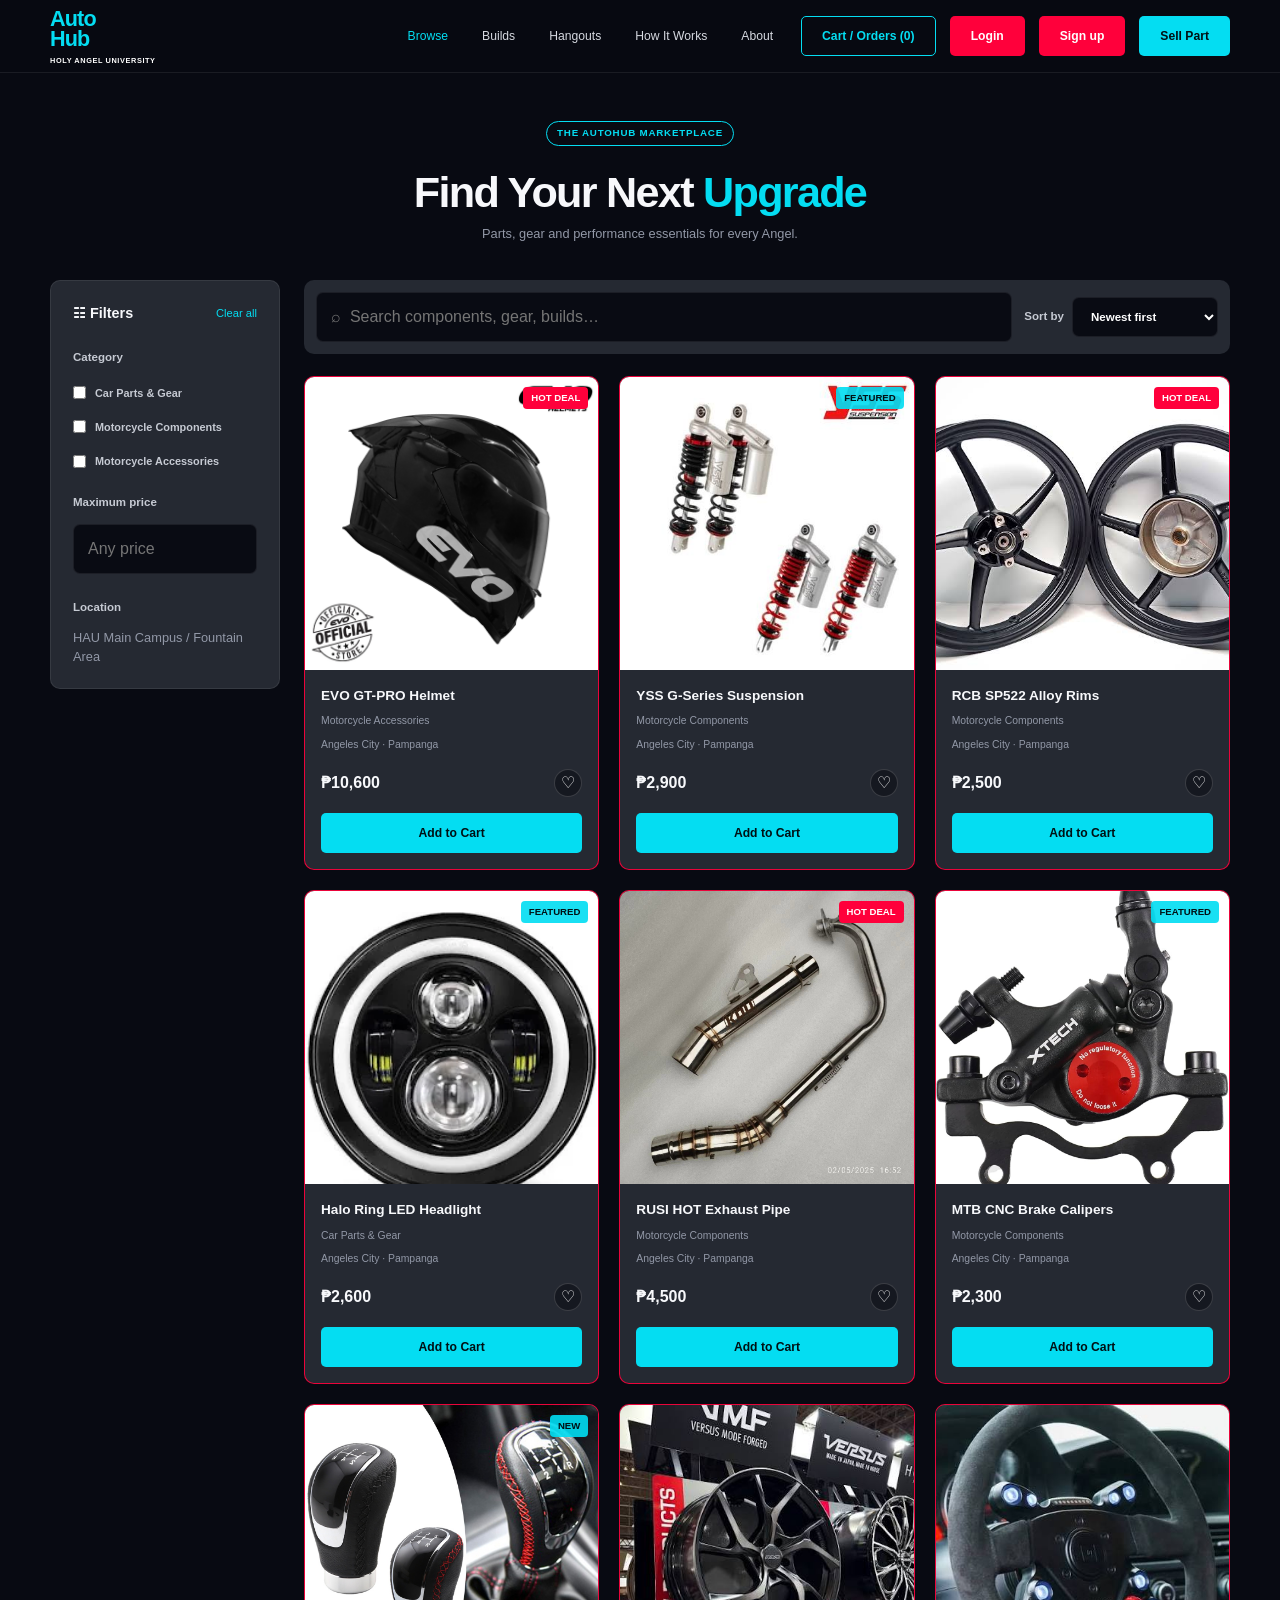
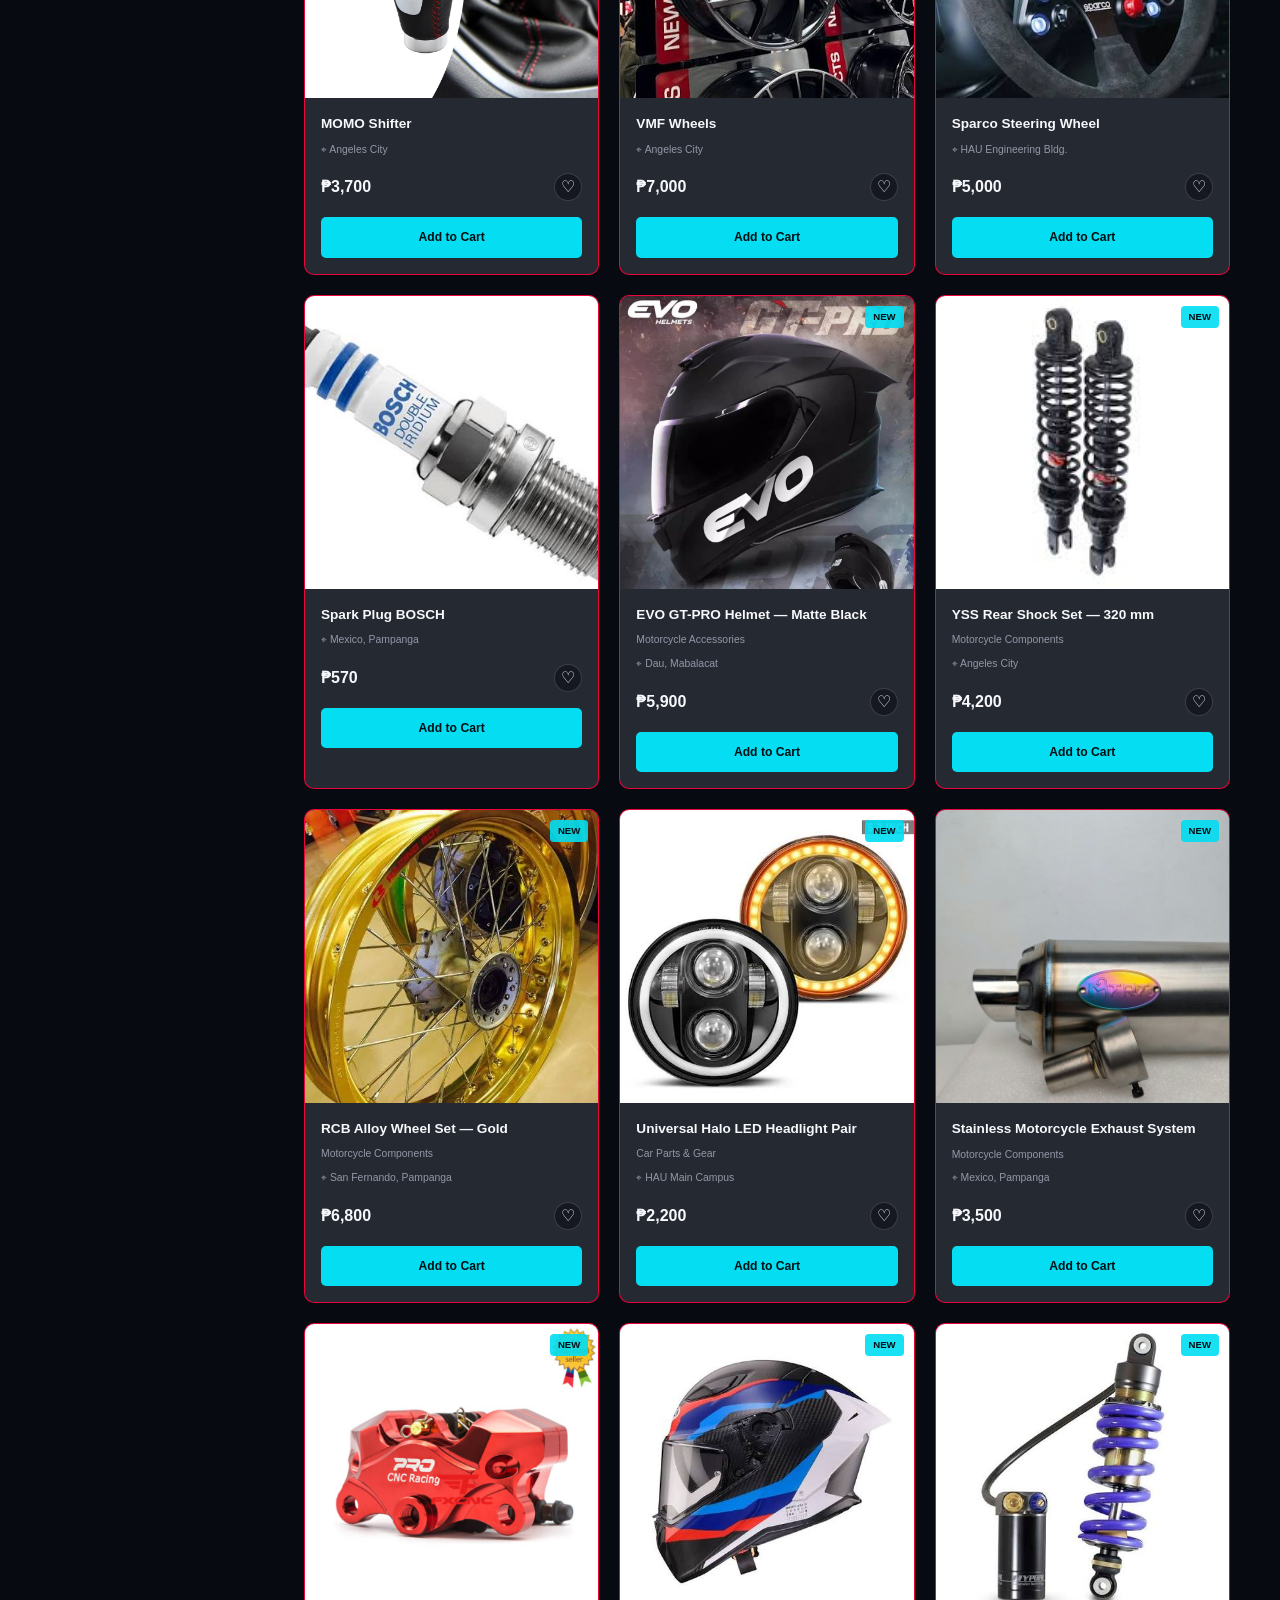
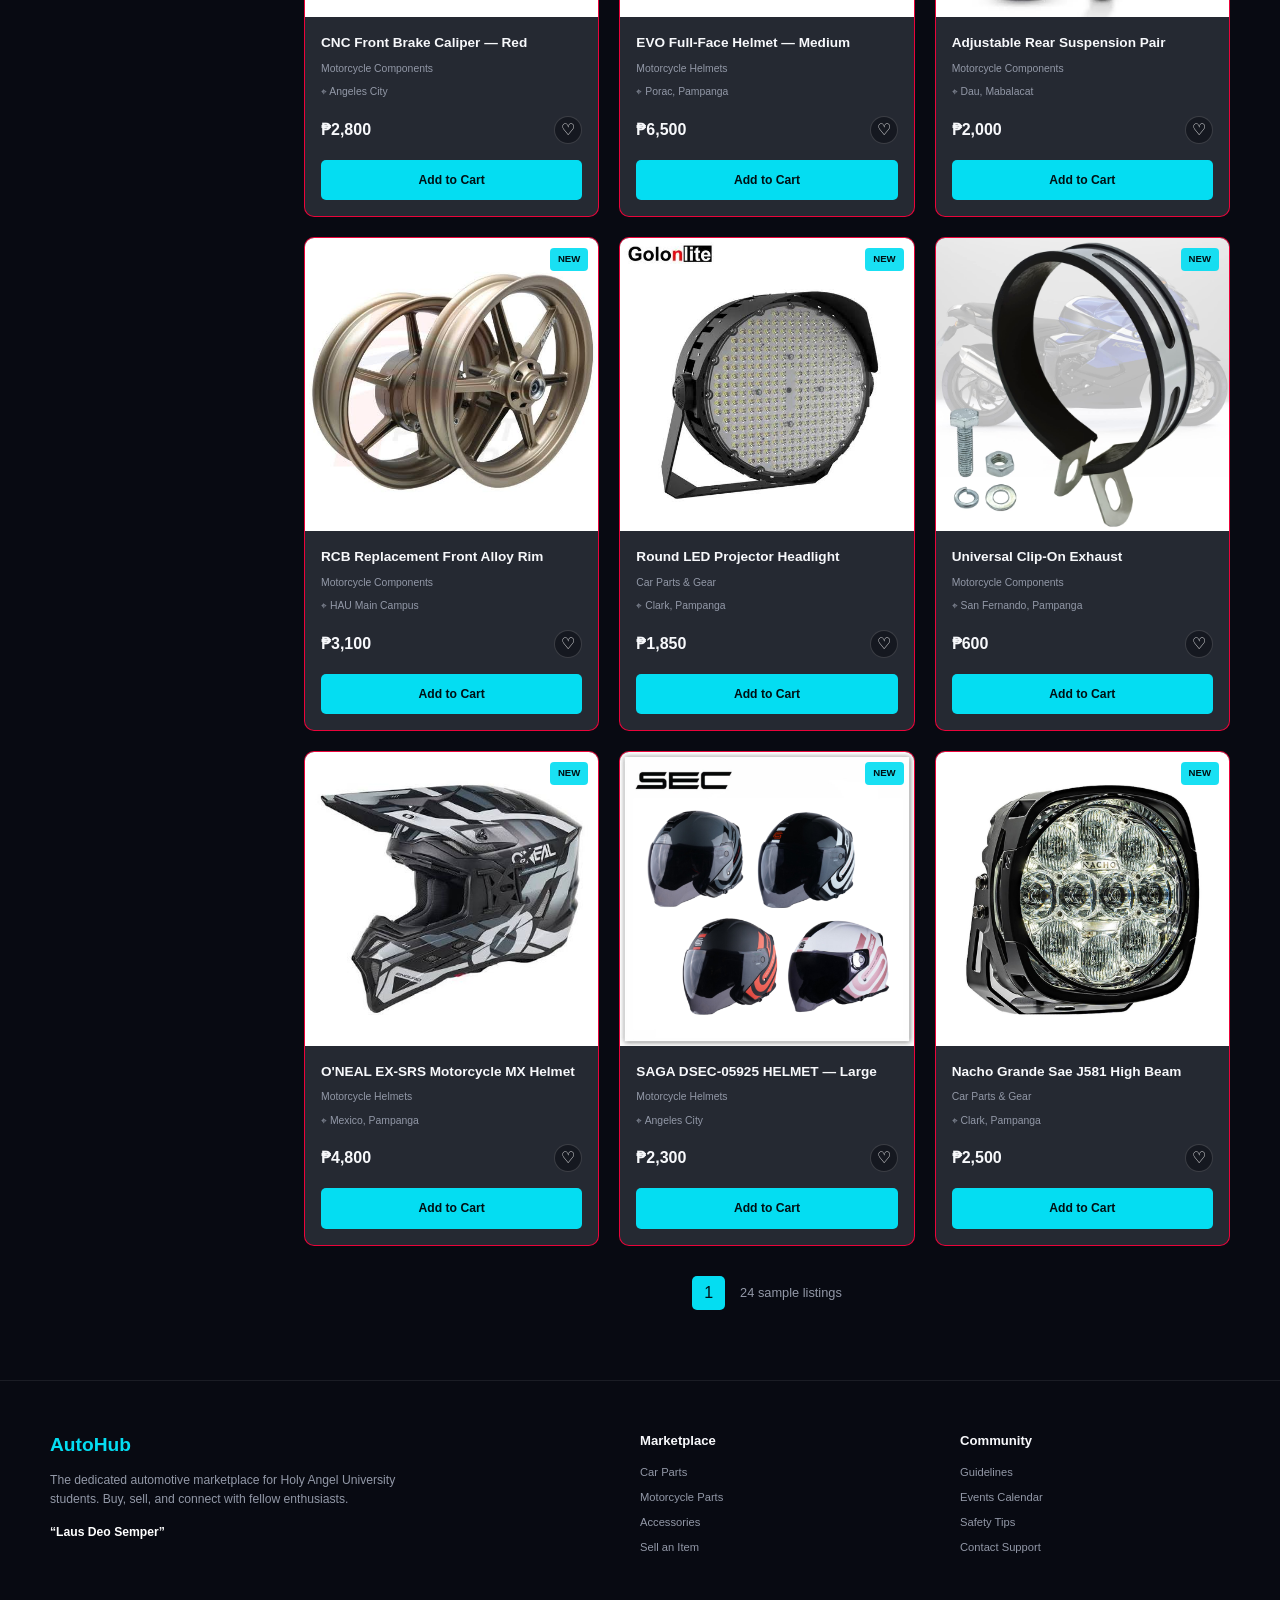
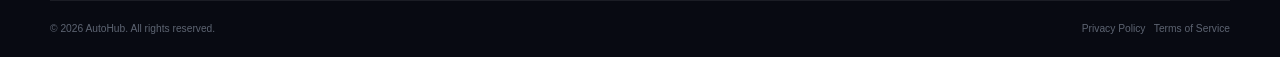
<file: browse.html>
<!doctype html>
<html lang="en">
  <head>
    <meta charset="UTF-8" />
    <meta name="viewport" content="width=device-width, initial-scale=1" />
    <title>Browse parts | AutoHub</title>
    <link rel="stylesheet" href="style.css" />
  </head>
  <body>
    <header class="site-header">
      <nav class="nav container" aria-label="Main navigation">
        <a class="brand" href="index.html" aria-label="AutoHub home">
          Auto<br />Hub
          <small>HOLY ANGEL UNIVERSITY</small>
        </a>

        <div class="nav-links">
          <a href="browse.html">Browse</a>
          <a href="showcase.html">Builds</a>
          <a href="hangouts.html">Hangouts</a>
          <a href="index.html#how-it-works">How It Works</a>
          <a href="index.html#about">About</a>
        </div>

        <div class="nav-actions">
          <a class="btn btn-outline" href="orders.html"
            >Cart / Orders (<span class="cart-count">0</span>)</a
          >
          <a class="btn btn-red login-button" href="login.html">Login</a>
          <a class="btn btn-red" href="signup.html">Sign up</a>
          <a class="btn btn-cyan" href="sell.html">Sell Part</a>
        </div>
      </nav>
    </header>
    <main class="inner-page container">
      <div class="heading">
        <span class="eyebrow">The AutoHub Marketplace</span>
        <h1>Find Your Next <em>Upgrade</em></h1>
        <p>Parts, gear and performance essentials for every Angel.</p>
      </div>
      <div class="market">
        <aside class="panel filters">
          <div class="row">
            <h3>☷ Filters</h3>
            <button id="clear" class="text-button">Clear all</button>
          </div>
          <h4>Category</h4>
          <label class="check"
            ><input
              type="checkbox"
              name="category"
              value="Car Parts & Gear"
            />Car Parts & Gear</label
          ><label class="check"
            ><input
              type="checkbox"
              name="category"
              value="Motorcycle Components"
            />Motorcycle Components</label
          ><label class="check"
            ><input
              type="checkbox"
              name="category"
              value="Motorcycle Accessories"
            />Motorcycle Accessories</label
          >
          <h4>Maximum price</h4>
          <input
            id="max-price"
            type="number"
            min="0"
            placeholder="Any price"
            aria-label="Maximum price"
          />
          <h4>Location</h4>
          <p class="muted">HAU Main Campus / Fountain Area</p>
        </aside>
        <section class="results">
          <div class="toolbar">
            <input
              id="search"
              type="search"
              placeholder="⌕  Search components, gear, builds…"
              aria-label="Search parts"
            /><label
              >Sort by
              <select id="sort">
                <option value="default">Newest first</option>
                <option value="low">Price: low to high</option>
                <option value="high">Price: high to low</option>
              </select></label
            >
          </div>
          <div class="grid parts">
            <article
              class="product-card"
              data-name="evo gt-pro helmet"
              data-category="Motorcycle Accessories"
              data-price="10600"
            >
              <div class="product-image-wrap">
                <img src="gt Pro Helmet.jpg" alt="EVO GT-PRO Helmet" /><span
                  class="tag red"
                  >HOT DEAL</span
                >
              </div>
              <div class="product-info">
                <h3>EVO GT-PRO Helmet</h3>
                <p>Motorcycle Accessories</p>
                <p class="muted">Angeles City · Pampanga</p>
                <div class="price-row">
                  <span class="price">₱10,600</span
                  ><button
                    class="bookmark"
                    aria-label="Save EVO GT-PRO Helmet"
                    aria-pressed="false"
                  >
                    ♡
                  </button>
                </div>
              </div>
              <button
                class="btn btn-cyan cart-button"
                data-cart-name="EVO GT-PRO Helmet"
                data-cart-price="10600"
              >
                Add to Cart
              </button>
            </article>
            <article
              class="product-card"
              data-name="yss g-series suspension"
              data-category="Motorcycle Components"
              data-price="2900"
            >
              <div class="product-image-wrap">
                <img
                  src="yss.jpg  "
                  alt="YSS G-Series Suspension"
                /><span class="tag">FEATURED</span>
              </div>
              <div class="product-info">
                <h3>YSS G-Series Suspension</h3>
                <p>Motorcycle Components</p>
                <p class="muted">Angeles City · Pampanga</p>
                <div class="price-row">
                  <span class="price">₱2,900</span
                  ><button
                    class="bookmark"
                    aria-label="Save YSS G-Series Suspension"
                    aria-pressed="false"
                  >
                    ♡
                  </button>
                </div>
              </div>
              <button
                class="btn btn-cyan cart-button"
                data-cart-name="YSS G-Series Suspension"
                data-cart-price="2900"
              >
                Add to Cart
              </button>
            </article>
            <article
              class="product-card"
              data-name="rcb sp522 alloy rims"
              data-category="Motorcycle Components"
              data-price="2500"
            >
              <div class="product-image-wrap">
                <img src="alloy rims.jpg" alt="RCB SP522 Alloy Rims" /><span
                  class="tag red"
                  >HOT DEAL</span
                >
              </div>
              <div class="product-info">
                <h3>RCB SP522 Alloy Rims</h3>
                <p>Motorcycle Components</p>
                <p class="muted">Angeles City · Pampanga</p>
                <div class="price-row">
                  <span class="price">₱2,500</span
                  ><button
                    class="bookmark"
                    aria-label="Save RCB SP522 Alloy Rims"
                    aria-pressed="false"
                  >
                    ♡
                  </button>
                </div>
              </div>
              <button
                class="btn btn-cyan cart-button"
                data-cart-name="RCB SP522 Alloy Rims"
                data-cart-price="2500"
              >
                Add to Cart
              </button>
            </article>
            <article
              class="product-card"
              data-name="halo ring led headlight"
              data-category="Car Parts & Gear"
              data-price="2600"
            >
              <div class="product-image-wrap">
                <img
                  src="led lights.webp"
                  alt="Halo Ring LED Headlight"
                /><span class="tag">FEATURED</span>
              </div>
              <div class="product-info">
                <h3>Halo Ring LED Headlight</h3>
                <p>Car Parts & Gear</p>
                <p class="muted">Angeles City · Pampanga</p>
                <div class="price-row">
                  <span class="price">₱2,600</span
                  ><button
                    class="bookmark"
                    aria-label="Save Halo Ring LED Headlight"
                    aria-pressed="false"
                  >
                    ♡
                  </button>
                </div>
              </div>
              <button
                class="btn btn-cyan cart-button"
                data-cart-name="Halo Ring LED Headlight"
                data-cart-price="2600"
              >
                Add to Cart
              </button>
            </article>
            <article
              class="product-card"
              data-name="rusi hot exhaust pipe"
              data-category="Motorcycle Components"
              data-price="4500"
            >
              <div class="product-image-wrap">
                <img src="rusi pipe.jpg" alt="RUSI HOT Exhaust Pipe" /><span
                  class="tag red"
                  >HOT DEAL</span
                >
              </div>
              <div class="product-info">
                <h3>RUSI HOT Exhaust Pipe</h3>
                <p>Motorcycle Components</p>
                <p class="muted">Angeles City · Pampanga</p>
                <div class="price-row">
                  <span class="price">₱4,500</span
                  ><button
                    class="bookmark"
                    aria-label="Save RUSI HOT Exhaust Pipe"
                    aria-pressed="false"
                  >
                    ♡
                  </button>
                </div>
              </div>
              <button
                class="btn btn-cyan cart-button"
                data-cart-name="RUSI HOT Exhaust Pipe"
                data-cart-price="4500"
              >
                Add to Cart
              </button>
            </article>
            <article
              class="product-card"
              data-name="mtb cnc brake calipers"
              data-category="Motorcycle Components"
              data-price="2300"
            >
              <div class="product-image-wrap">
                <img src="cnc brake calipers.jpg" alt="MTB CNC Brake Calipers" /><span
                  class="tag"
                  >FEATURED</span
                >
              </div>
              <div class="product-info">
                <h3>MTB CNC Brake Calipers</h3>
                <p>Motorcycle Components</p>
                <p class="muted">Angeles City · Pampanga</p>
                <div class="price-row">
                  <span class="price">₱2,300</span
                  ><button
                    class="bookmark"
                    aria-label="Save MTB CNC Brake Calipers"
                    aria-pressed="false"
                  >
                    ♡
                  </button>
                </div>
              </div>
              <button
                class="btn btn-cyan cart-button"
                data-cart-name="MTB CNC Brake Calipers"
                data-cart-price="2300"
              >
                Add to Cart
              </button>
            </article>
            <article
              class="product-card"
              data-category="Car Parts & Gear"
              data-name="momo shifter"
              data-price="45000"
              data-search="momo shifter angeles city"
            >
              <div class="product-image-wrap">
                <img
                  src="shifter.jpg"
                  alt="MOMO Shifter"
                  loading="lazy"
                />
                <span class="tag">New</span>
              </div>
              <div class="product-info">
                <h3>MOMO Shifter</h3>
                <p class="location">⌖ Angeles City</p>
                <div class="price-row">
                  <span class="price">₱3,700</span>
                  <button class="bookmark" aria-label="Save MOMO Shifter listing">
                    ♡
                  </button>
                </div>
              </div>
              <button
                class="btn btn-cyan cart-button"
                data-cart-name="MOMO Shifter"
                data-cart-price="3700"
              >
                Add to Cart
              </button>
            </article>
            <article
              class="product-card"
              data-category="Motorcycle Wheels"
              data-name="vmf wheels"
              data-price="7000"
              data-search="vmf wheels angeles city"
            >
              <div class="product-image-wrap">
                <img
                  src="vmf wheels.jpg"
                  alt="Black car wheel"
                  loading="lazy"
                />
              </div>
              <div class="product-info">
                <h3>VMF Wheels</h3>
                <p class="location">⌖ Angeles City</p>
                <div class="price-row">
                  <span class="price">₱7,000</span>
                  <button class="bookmark" aria-label="Save VMF Wheels listing">
                    ♡
                  </button>
                </div>
              </div>
              <button
                class="btn btn-cyan cart-button"
                data-cart-name="VMF Wheels"
                data-cart-price="7000"
              >
                Add to Cart
              </button>
            </article>
            <article
              class="product-card"
              data-category="Car Parts & Gear"
              data-name="sparco steering wheel"
              data-price="5000"
              data-search="sparco steering wheel hau engineering building"
            >
              <div class="product-image-wrap">
                <img
                  src="sparco steering wheels.jpg"
                  alt="Driver holding a racing steering wheel"
                  loading="lazy"
                />
              </div>
              <div class="product-info">
                <h3>Sparco Steering Wheel</h3>
                <p class="location">⌖ HAU Engineering Bldg.</p>
                <div class="price-row">
                  <span class="price">₱5,000</span>
                  <button
                    class="bookmark"
                    aria-label="Save Sparco steering wheel listing"
                  >
                    ♡
                  </button>
                </div>
              </div>
              <button
                class="btn btn-cyan cart-button"
                data-cart-name="Sparco Steering Wheel"
                data-cart-price="5000"
              >
                Add to Cart
              </button>
            </article>
            <article
              class="product-card"
              data-category="Motorcycle Components"
              data-name="spark plug bosch"
              data-price="570"
              data-search="spark plug bosch mexico pampanga"
            >
              <div class="product-image-wrap">
                <img
                  src="spark plug.jpg"
                  alt="Spark Plug BOSCH"
                  loading="lazy"
                />
              </div>
              <div class="product-info">
                <h3>Spark Plug BOSCH</h3>
                <p class="location">⌖ Mexico, Pampanga</p>
                <div class="price-row">
                  <span class="price">₱570</span>
                  <button class="bookmark" aria-label="Save Spark Plug BOSCH listing">
                    ♡
                  </button>
                </div>
              </div>
              <button
                class="btn btn-cyan cart-button"
                data-cart-name="Spark Plug BOSCH"
                data-cart-price="570"
              >
                Add to Cart
              </button>
            </article>
            <article
              class="product-card"
              data-category="Motorcycle Helmets"
              data-search="evo gt-pro helmet — matte black dau, mabalacat moto accessories"
              data-name="evo gt-pro helmet — matte black"
              data-price="5900"
            >
              <div class="product-image-wrap">
                <img
                  src="matte black evo gt pro.jpg"
                  alt="Illustrative photo for EVO GT-PRO Helmet — Matte Black"
                  loading="lazy"
                /><span class="tag">New</span>
              </div>
              <div class="product-info">
                <h3>EVO GT-PRO Helmet — Matte Black</h3>
                <p>Motorcycle Accessories</p>
                <p class="location">⌖ Dau, Mabalacat</p>
                <div class="price-row">
                  <span class="price">₱5,900</span
                  ><button
                    class="bookmark"
                    aria-label="Save EVO GT-PRO Helmet — Matte Black listing"
                    aria-pressed="false"
                  >
                    ♡
                  </button>
                </div>
              </div>
              <button
                class="btn btn-cyan cart-button"
                data-cart-name="EVO GT-PRO Helmet — Matte Black"
                data-cart-price="5900"
              >
                Add to Cart
              </button>
            </article>
            <article
              class="product-card"
              data-category="Motorcycle Components"
              data-search="yss rear shock set — 320 mm angeles city moto performance"
              data-name="yss rear shock set — 320 mm"
              data-price="4200"
            >
              <div class="product-image-wrap">
                <img
                  src="yss rear shock.jpg"
                  alt="Illustrative photo for YSS Rear Shock Set — 320 mm"
                  loading="lazy"
                /><span class="tag">New</span>
              </div>
              <div class="product-info">
                <h3>YSS Rear Shock Set — 320 mm</h3>
                <p>Motorcycle Components</p>
                <p class="location">⌖ Angeles City</p>
                <div class="price-row">
                  <span class="price">₱4,200</span
                  ><button
                    class="bookmark"
                    aria-label="Save YSS Rear Shock Set — 320 mm listing"
                    aria-pressed="false"
                  >
                    ♡
                  </button>
                </div>
              </div>
              <button
                class="btn btn-cyan cart-button"
                data-cart-name="YSS Rear Shock Set — 320 mm"
                data-cart-price="4200"
              >
                Add to Cart
              </button>
            </article>
            <article
              class="product-card"
              data-category="Motorcycle Components"
              data-search="rcb alloy wheel set — gold san fernando, pampanga moto performance"
              data-name="rcb alloy wheel set — gold"
              data-price="6800"
            >
              <div class="product-image-wrap">
                <img
                  src="gold rims.jpg"
                  alt="Illustrative photo for RCB Alloy Wheel Set — Gold"
                  loading="lazy"
                /><span class="tag">New</span>
              </div>
              <div class="product-info">
                <h3>RCB Alloy Wheel Set — Gold</h3>
                <p>Motorcycle Components</p>
                <p class="location">⌖ San Fernando, Pampanga</p>
                <div class="price-row">
                  <span class="price">₱6,800</span
                  ><button
                    class="bookmark"
                    aria-label="Save RCB Alloy Wheel Set — Gold listing"
                    aria-pressed="false"
                  >
                    ♡
                  </button>
                </div>
              </div>
              <button
                class="btn btn-cyan cart-button"
                data-cart-name="RCB Alloy Wheel Set — Gold"
                data-cart-price="6800"
              >
                Add to Cart
              </button>
            </article>
            <article
              class="product-card"
              data-category="Car Parts & Gear"
              data-search="universal halo led headlight pair hau main campus car accessories"
              data-name="universal halo led headlight pair"
              data-price="2200"
            >
              <div class="product-image-wrap">
                <img
                  src="universal halo lights.jpg"
                  alt="Illustrative photo for Universal Halo LED Headlight Pair"
                  loading="lazy"
                /><span class="tag">New</span>
              </div>
              <div class="product-info">
                <h3>Universal Halo LED Headlight Pair</h3>
                <p>Car Parts & Gear</p>
                <p class="location">⌖ HAU Main Campus</p>
                <div class="price-row">
                  <span class="price">₱2,200</span
                  ><button
                    class="bookmark"
                    aria-label="Save Universal Halo LED Headlight Pair listing"
                    aria-pressed="false"
                  >
                    ♡
                  </button>
                </div>
              </div>
              <button
                class="btn btn-cyan cart-button"
                data-cart-name="Universal Halo LED Headlight Pair"
                data-cart-price="2200"
              >
                Add to Cart
              </button>
            </article>
            <article
              class="product-card"
              data-category="Motorcycle Components"
              data-search="stainless motorcycle exhaust system mexico, pampanga moto performance"
              data-name="stainless motorcycle exhaust system"
              data-price="3500"
            >
              <div class="product-image-wrap">
                <img
                  src="stainless exhaust.jpg"
                  alt="Illustrative photo for Stainless Motorcycle Exhaust System"
                  loading="lazy"
                /><span class="tag">New</span>
              </div>
              <div class="product-info">
                <h3>Stainless Motorcycle Exhaust System</h3>
                <p>Motorcycle Components</p>
                <p class="location">⌖ Mexico, Pampanga</p>
                <div class="price-row">
                  <span class="price">₱3,500</span
                  ><button
                    class="bookmark"
                    aria-label="Save Stainless Motorcycle Exhaust System listing"
                    aria-pressed="false"
                  >
                    ♡
                  </button>
                </div>
              </div>
              <button
                class="btn btn-cyan cart-button"
                data-cart-name="Stainless Motorcycle Exhaust System"
                data-cart-price="3,500"
              >
                Add to Cart
              </button>
            </article>
            <article
              class="product-card"
              data-category="Motorcycle Components"
              data-search="cnc front brake caliper — red angeles city moto performance"
              data-name="cnc front brake caliper — red"
              data-price="2800"
            >
              <div class="product-image-wrap">
                <img
                  src="cnc front calipers.jpg"
                  alt="Illustrative photo for CNC Front Brake Caliper — Red"
                  loading="lazy"
                /><span class="tag">New</span>
              </div>
              <div class="product-info">
                <h3>CNC Front Brake Caliper — Red</h3>
                <p>Motorcycle Components</p>
                <p class="location">⌖ Angeles City</p>
                <div class="price-row">
                  <span class="price">₱2,800</span
                  ><button
                    class="bookmark"
                    aria-label="Save CNC Front Brake Caliper — Red listing"
                    aria-pressed="false"
                  >
                    ♡
                  </button>
                </div>
              </div>
              <button
                class="btn btn-cyan cart-button"
                data-cart-name="CNC Front Brake Caliper — Red"
                data-cart-price="2800"
              >
                Add to Cart
              </button>
            </article>
            <article
              class="product-card"
              data-category="Motorcycle Helmets"
              data-search="evo full-face helmet — medium porac, pampanga moto accessories"
              data-name="evo full-face helmet — medium"
              data-price="6500"
            >
              <div class="product-image-wrap">
                <img
                  src="evo full face helmet.jpg"
                  alt="Illustrative photo for EVO Full-Face Helmet — Medium"
                  loading="lazy"
                /><span class="tag">New</span>
              </div>
              <div class="product-info">
                <h3>EVO Full-Face Helmet — Medium</h3>
                <p>Motorcycle Helmets</p>
                <p class="location">⌖ Porac, Pampanga</p>
                <div class="price-row">
                  <span class="price">₱6,500</span
                  ><button
                    class="bookmark"
                    aria-label="Save EVO Full-Face Helmet — Medium listing"
                    aria-pressed="false"
                  >
                    ♡
                  </button>
                </div>
              </div>
              <button
                class="btn btn-cyan cart-button"
                data-cart-name="EVO Full-Face Helmet — Medium"
                data-cart-price="6500"
              >
                Add to Cart
              </button>
            </article>
            <article
              class="product-card"
              data-category="Motorcycle Components"
              data-search="adjustable rear suspension pair dau, mabalacat moto performance"
              data-name="adjustable rear suspension pair"
              data-price="2000"
            >
              <div class="product-image-wrap">
                <img
                  src="rear suspension adjustable.jpg"
                  alt="Illustrative photo for Adjustable Rear Suspension Pair"
                  loading="lazy"
                /><span class="tag">New</span>
              </div>
              <div class="product-info">
                <h3>Adjustable Rear Suspension Pair</h3>
                <p>Motorcycle Components</p>
                <p class="location">⌖ Dau, Mabalacat</p>
                <div class="price-row">
                  <span class="price">₱2,000</span
                  ><button
                    class="bookmark"
                    aria-label="Save Adjustable Rear Suspension Pair listing"
                    aria-pressed="false"
                  >
                    ♡
                  </button>
                </div>
              </div>
              <button
                class="btn btn-cyan cart-button"
                data-cart-name="Adjustable Rear Suspension Pair"
                data-cart-price="2000"
              >
                Add to Cart
              </button>
            </article>
            <article
              class="product-card"
              data-category="Motorcycle Components"
              data-search="rcb replacement front alloy rim hau main campus moto"
              data-name="rcb replacement front alloy rim"
              data-price="3100"
            >
              <div class="product-image-wrap">
                <img
                  src="gold fron allloy rims.jpg"
                  alt="Illustrative photo for RCB Replacement Front Alloy Rim"
                  loading="lazy"
                /><span class="tag">New</span>
              </div>
              <div class="product-info">
                <h3>RCB Replacement Front Alloy Rim</h3>
                <p>Motorcycle Components</p>
                <p class="location">⌖ HAU Main Campus</p>
                <div class="price-row">
                  <span class="price">₱3,100</span
                  ><button
                    class="bookmark"
                    aria-label="Save RCB Replacement Front Alloy Rim listing"
                    aria-pressed="false"
                  >
                    ♡
                  </button>
                </div>
              </div>
              <button
                class="btn btn-cyan cart-button"
                data-cart-name="RCB Replacement Front Alloy Rim"
                data-cart-price="3100"
              >
                Add to Cart
              </button>
            </article>
            <article
              class="product-card"
              data-category="Car Parts & Gear"
              data-search="round led projector headlight clark, pampanga car accessories"
              data-name="round led projector headlight"
              data-price="1850"
            >
              <div class="product-image-wrap">
                <img
                  src="circular projector lights.jpg"
                  alt="Illustrative photo for Round LED Projector Headlight"
                  loading="lazy"
                /><span class="tag">New</span>
              </div>
              <div class="product-info">
                <h3>Round LED Projector Headlight</h3>
                <p>Car Parts & Gear</p>
                <p class="location">⌖ Clark, Pampanga</p>
                <div class="price-row">
                  <span class="price">₱1,850</span
                  ><button
                    class="bookmark"
                    aria-label="Save Round LED Projector Headlight listing"
                    aria-pressed="false"
                  >
                    ♡
                  </button>
                </div>
              </div>
              <button
                class="btn btn-cyan cart-button"
                data-cart-name="Round LED Projector Headlight"
                data-cart-price="1850"
              >
                Add to Cart
              </button>
            </article>
            <article
              class="product-card"
              data-category="Motorcycle Components"
              data-search="universal clip-on exhaust san fernando, pampanga moto performance"
              data-name="universal clip-on exhaust"
              data-price="600"
            >
              <div class="product-image-wrap">
                <img
                  src="clip exhaust.jpg"
                  alt="Illustrative photo for Universal Clip-On Exhaust"
                  loading="lazy"
                /><span class="tag">New</span>
              </div>
              <div class="product-info">
                <h3>Universal Clip-On Exhaust</h3>
                <p>Motorcycle Components</p>
                <p class="location">⌖ San Fernando, Pampanga</p>
                <div class="price-row">
                  <span class="price">₱600</span
                  ><button
                    class="bookmark"
                    aria-label="Save Universal Clip-On Exhaust listing"
                    aria-pressed="false"
                  >
                    ♡
                  </button>
                </div>
              </div>
              <button
                class="btn btn-cyan cart-button"
                data-cart-name="Universal Clip-On Exhaust"
                data-cart-price="600"
              >
                Add to Cart
              </button>
            </article>
            <article
              class="product-card"
              data-category="Motorcycle Helmets"
              data-search="o'neal ex-srs motorcycle mx helmet mexico, pampanga moto performance"
              data-name="o'neal ex-srs motorcycle mx helmet"
              data-price="2400"
            >
              <div class="product-image-wrap">
                <img
                  src="oneal helmet full face large.jpg"
                  alt="Illustrative photo for O'NEAL EX-SRS Motorcycle MX Helmet"
                  loading="lazy"
                /><span class="tag">New</span>
              </div>
              <div class="product-info">
                <h3>O'NEAL EX-SRS Motorcycle MX Helmet</h3>
                <p>Motorcycle Helmets</p>
                <p class="location">⌖ Mexico, Pampanga</p>
                <div class="price-row">
                  <span class="price">₱4,800</span
                  ><button
                    class="bookmark"
                    aria-label="Save O'NEAL EX-SRS Motorcycle MX Helmet listing"
                    aria-pressed="false"
                  >
                    ♡
                  </button>
                </div>
              </div>
              <button
                class="btn btn-cyan cart-button"
                data-cart-name="O'NEAL EX-SRS Motorcycle MX Helmet"
                data-cart-price="4800"
              >
                Add to Cart
              </button>
            </article>
            <article
              class="product-card"
              data-category="Motorcycle Helmets"
              data-search="SAGA DSEC-05925 helmet angeles city moto accessories"
              data-name="SAGA DSEC-05925 helmet"
              data-price="2300"
            >
              <div class="product-image-wrap">
                <img
                  src="sec helmets.jpg"
                  alt="Illustrative photo for SAGA DSEC-05925 Helmet"
                  loading="lazy"
                /><span class="tag">New</span>
              </div>
              <div class="product-info">
                <h3>SAGA DSEC-05925 HELMET — Large</h3>
                <p>Motorcycle Helmets</p>
                <p class="location">⌖ Angeles City</p>
                <div class="price-row">
                  <span class="price">₱2,300</span
                  ><button
                    class="bookmark"
                    aria-label="Save SAGA DSEC-05925 Helmet listing"
                    aria-pressed="false"
                  >
                    ♡
                  </button>
                </div>
              </div>
              <button
                class="btn btn-cyan cart-button"
                data-cart-name="SAGA DSEC-05925 Helmet"
                data-cart-price="2300"
              >
                Add to Cart
              </button>
            </article>
            <article
              class="product-card"
              data-category="Car Parts & Gear"
              data-search="nacho grande sae j581 high beam clark, pampanga car performance accessories"
              data-name="nacho grande sae j581 high beam"
              data-price="2500"
            >
              <div class="product-image-wrap">
                <img
                  src="nacho-grande-sae-j581-high-beam.jpg"
                  alt="Illustrative photo for Nacho Grande Sae J581 High Beam"
                  loading="lazy"
                /><span class="tag">New</span>
              </div>
              <div class="product-info">
                <h3>Nacho Grande Sae J581 High Beam</h3>
                <p>Car Parts & Gear</p>
                <p class="location">⌖ Clark, Pampanga</p>
                <div class="price-row">
                  <span class="price">₱2,500</span
                  ><button
                    class="bookmark"
                    aria-label="Save Nacho Grande Sae J581 High Beam listing"
                    aria-pressed="false"
                  >
                    ♡
                  </button>
                </div>
              </div>
              <button
                class="btn btn-cyan cart-button"
                data-cart-name="Nacho Grande Sae J581 High Beam"
                data-cart-price="2500"
              >
                Add to Cart
              </button>
            </article>
          </div>
          <p id="empty" hidden>No matching parts found.</p>
          <div class="pagination">
            <span class="page active">1</span
            ><span class="muted">24 sample listings</span>
          </div>
        </section>
      </div>
    </main>
    <footer id="about">
      <div class="container">
        <div class="footer-grid">
          <div class="footer-about">
            <h2>AutoHub</h2>
            <p>
              The dedicated automotive marketplace for Holy Angel University
              students. Buy, sell, and connect with fellow enthusiasts.
            </p>
            <p class="slogan">“Laus Deo Semper”</p>
          </div>
          <div class="footer-links">
            <h3>Marketplace</h3>
            <a href="browse.html?category=car">Car Parts</a>
            <a href="browse.html?category=moto">Motorcycle Parts</a>
            <a href="browse.html?category=accessories">Accessories</a>
            <a href="sell.html">Sell an Item</a>
          </div>
          <div class="footer-links">
            <h3>Community</h3>
            <a href="index.html#community">Guidelines</a>
            <a href="hangouts.html">Events Calendar</a>
            <a href="#">Safety Tips</a>
            <a href="#">Contact Support</a>
          </div>
        </div>
        <div class="copyright">
          <span>© 2026 AutoHub. All rights reserved.</span>
          <span>Privacy Policy &nbsp; Terms of Service</span>
        </div>
      </div>
    </footer>
    <div id="toast" role="status" aria-live="polite"></div>
    <script src="script.js"></script>
  </body>
</html>
</file>
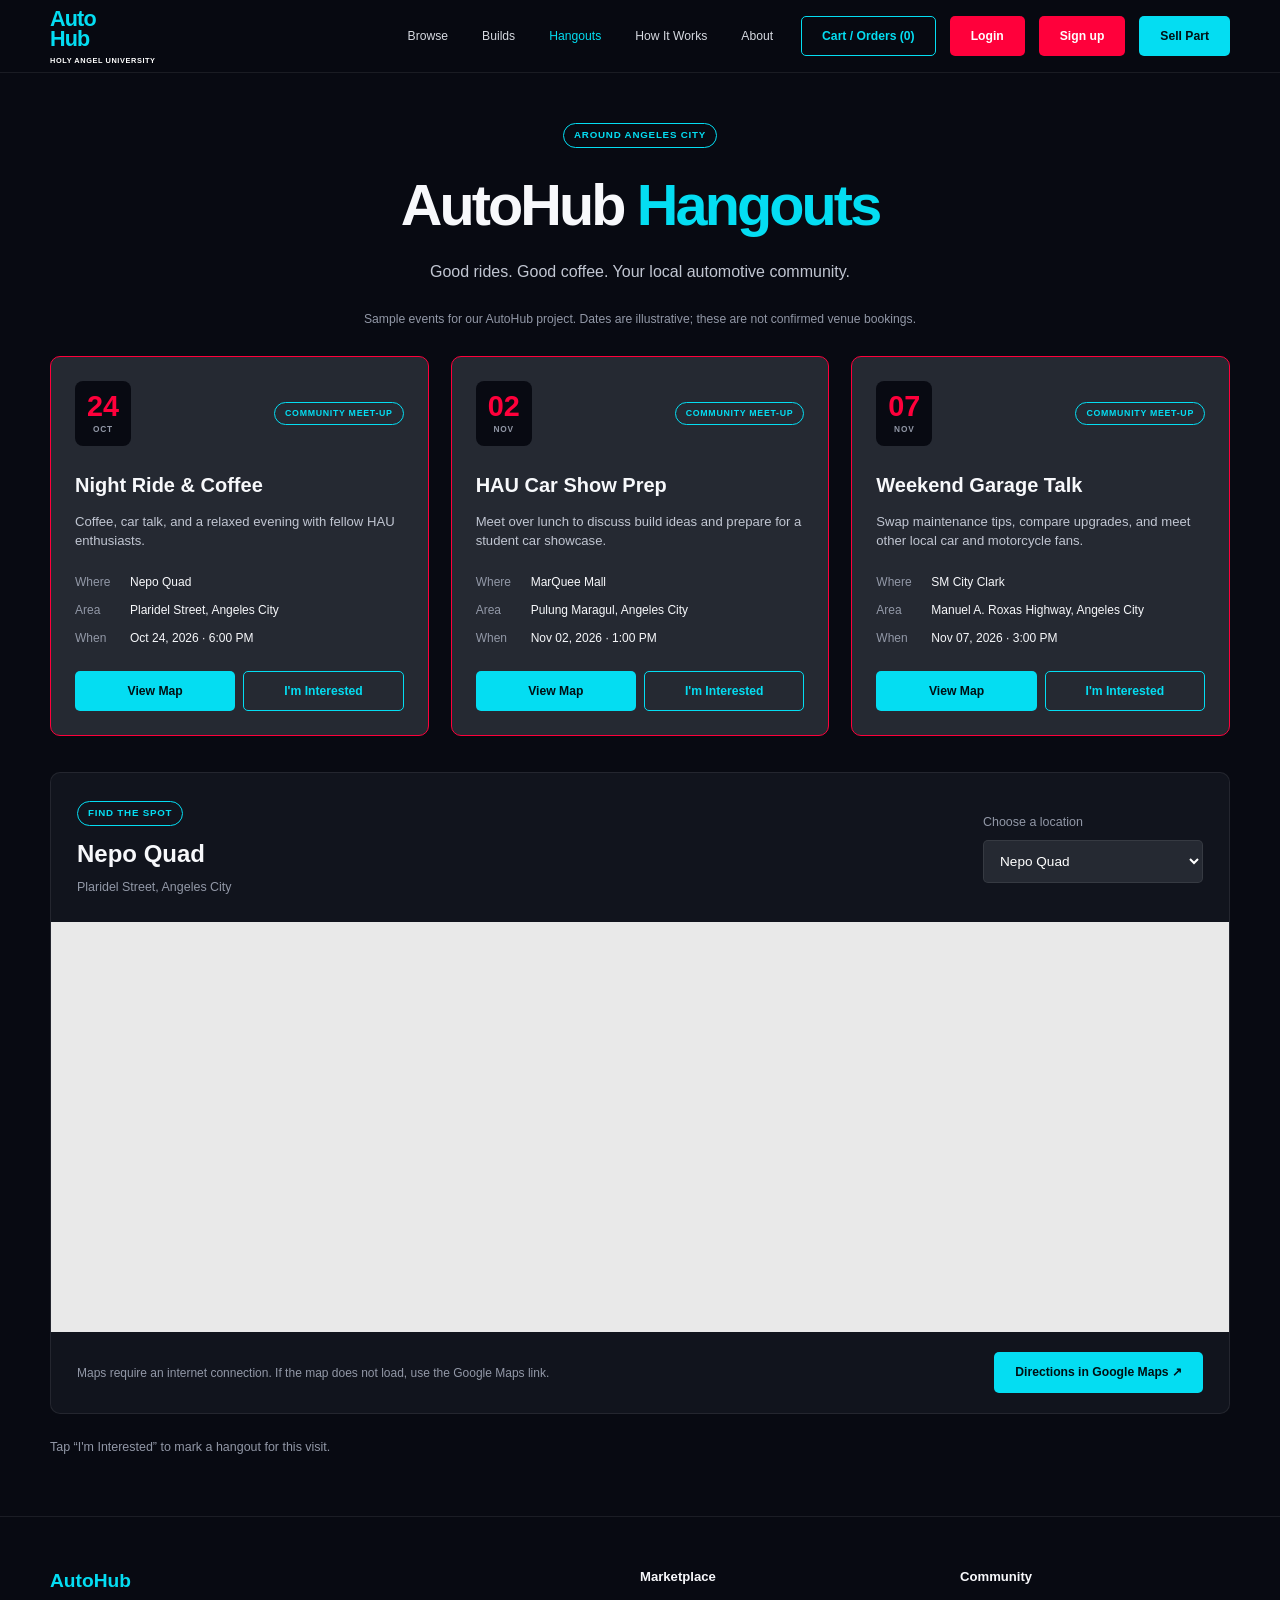
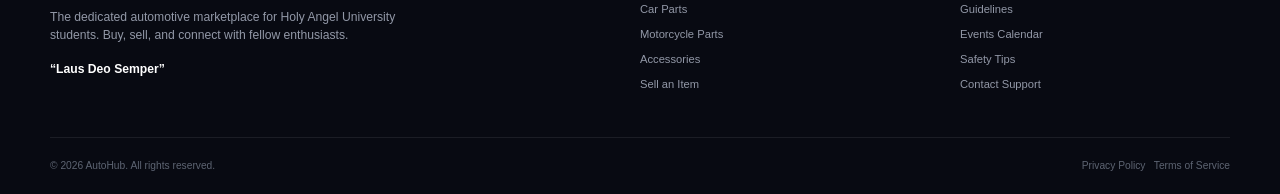
<file: hangouts.html>
<!DOCTYPE html>
<html lang="en">
<head>
<meta charset="UTF-8">
<meta name="viewport" content="width=device-width, initial-scale=1">
<title>AutoHub Hangouts | Angeles City</title>
<link rel="stylesheet" href="style.css">
</head>
<body>
<header class="site-header">
    <nav class="nav container" aria-label="Main navigation">
      <a class="brand" href="index.html" aria-label="AutoHub home">
        Auto<br>Hub
        <small>HOLY ANGEL UNIVERSITY</small>
      </a>

      <div class="nav-links">
        <a href="browse.html">Browse</a>
        <a href="showcase.html">Builds</a>
        <a href="hangouts.html">Hangouts</a>
        <a href="index.html#how-it-works">How It Works</a>
        <a href="index.html#about">About</a>
      </div>

      <div class="nav-actions">
<a class="btn btn-outline" href="orders.html">Cart / Orders (<span class="cart-count">0</span>)</a>
        <a class="btn btn-red login-button" href="login.html">Login</a>
        <a class="btn btn-red" href="signup.html">Sign up</a>
        <a class="btn btn-cyan" href="sell.html">Sell Part</a>
      </div>
    </nav>
  </header>
<main class="container hangouts-page">
  <section class="hangout-heading"><span class="eyebrow">Around Angeles City</span><h1>AutoHub <span>Hangouts</span></h1><p>Good rides. Good coffee. Your local automotive community.</p></section>
  <p class="hangout-demo-note">Sample events for our AutoHub project. Dates are illustrative; these are not confirmed venue bookings.</p>
  <section class="hangout-grid" aria-label="Community hangouts"><article class="hangout-card" id="nepo">
  <div class="hangout-card-top"><time class="event-date" datetime="2026-10-24">24<small>OCT</small></time><span class="eyebrow">Community meet-up</span></div>
  <h2>Night Ride &amp; Coffee</h2>
  <p class="hangout-description">Coffee, car talk, and a relaxed evening with fellow HAU enthusiasts.</p>
  <dl><dt>Where</dt><dd>Nepo Quad</dd><dt>Area</dt><dd>Plaridel Street, Angeles City</dd><dt>When</dt><dd>Oct 24, 2026 · 6:00 PM</dd></dl>
  <div class="hangout-card-actions"><a class="btn btn-cyan hangout-map-link" href="#location-map" data-place="nepo">View Map</a><button class="btn btn-outline" type="button" onclick="toggleInterest(this)" aria-pressed="false">I'm Interested</button></div>
</article>
<article class="hangout-card" id="marquee">
  <div class="hangout-card-top"><time class="event-date" datetime="2026-11-02">02<small>NOV</small></time><span class="eyebrow">Community meet-up</span></div>
  <h2>HAU Car Show Prep</h2>
  <p class="hangout-description">Meet over lunch to discuss build ideas and prepare for a student car showcase.</p>
  <dl><dt>Where</dt><dd>MarQuee Mall</dd><dt>Area</dt><dd>Pulung Maragul, Angeles City</dd><dt>When</dt><dd>Nov 02, 2026 · 1:00 PM</dd></dl>
  <div class="hangout-card-actions"><a class="btn btn-cyan hangout-map-link" href="#location-map" data-place="marquee">View Map</a><button class="btn btn-outline" type="button" onclick="toggleInterest(this)" aria-pressed="false">I'm Interested</button></div>
</article>
<article class="hangout-card" id="clark">
  <div class="hangout-card-top"><time class="event-date" datetime="2026-11-07">07<small>NOV</small></time><span class="eyebrow">Community meet-up</span></div>
  <h2>Weekend Garage Talk</h2>
  <p class="hangout-description">Swap maintenance tips, compare upgrades, and meet other local car and motorcycle fans.</p>
  <dl><dt>Where</dt><dd>SM City Clark</dd><dt>Area</dt><dd>Manuel A. Roxas Highway, Angeles City</dd><dt>When</dt><dd>Nov 07, 2026 · 3:00 PM</dd></dl>
  <div class="hangout-card-actions"><a class="btn btn-cyan hangout-map-link" href="#location-map" data-place="clark">View Map</a><button class="btn btn-outline" type="button" onclick="toggleInterest(this)" aria-pressed="false">I'm Interested</button></div>
</article>
</section>
  <section class="hangout-map-panel" id="location-map" aria-labelledby="mapHeading">
    <div class="hangout-map-header"><div><span class="eyebrow">Find the spot</span><h2 id="mapHeading">Nepo Quad</h2><p id="mapAddress">Plaridel Street, Angeles City</p></div><div><label for="hangoutLocation">Choose a location</label><select id="hangoutLocation" onchange="showHangoutMap(this.value)"><option value="nepo">Nepo Quad</option><option value="marquee">MarQuee Mall</option><option value="clark">SM City Clark</option></select></div></div>
    <iframe id="hangoutMap" title="Google Maps — Nepo Quad, Angeles City" src="https://www.google.com/maps?q=The%20Nepo%20Quad%20Angeles%20City%20Pampanga&amp;output=embed" loading="lazy" referrerpolicy="no-referrer-when-downgrade" allowfullscreen></iframe>
    <div class="hangout-map-footer"><p>Maps require an internet connection. If the map does not load, use the Google Maps link.</p><a class="btn btn-cyan" id="directionsLink" href="https://www.google.com/maps/dir/?api=1&amp;destination=The%20Nepo%20Quad%20Angeles%20City%20Pampanga" target="_blank" rel="noopener noreferrer">Directions in Google Maps ↗</a></div>
  </section>
  <p class="hangout-interest-note" id="interestMessage" role="status" aria-live="polite">Tap “I'm Interested” to mark a hangout for this visit.</p>
</main>
<footer id="about">
    <div class="container">
      <div class="footer-grid">
        <div class="footer-about">
          <h2>AutoHub</h2>
          <p>The dedicated automotive marketplace for Holy Angel University students. Buy, sell, and connect with fellow enthusiasts.</p>
          <p class="slogan">“Laus Deo Semper”</p>
        </div>
        <div class="footer-links">
          <h3>Marketplace</h3>
          <a href="browse.html?category=car">Car Parts</a>
          <a href="browse.html?category=moto">Motorcycle Parts</a>
          <a href="browse.html?category=accessories">Accessories</a>
          <a href="sell.html">Sell an Item</a>
        </div>
        <div class="footer-links">
          <h3>Community</h3>
          <a href="index.html#community">Guidelines</a>
          <a href="hangouts.html">Events Calendar</a>
          <a href="#">Safety Tips</a>
          <a href="#">Contact Support</a>
        </div>
      </div>
      <div class="copyright">
        <span>© 2026 AutoHub. All rights reserved.</span>
        <span>Privacy Policy &nbsp; Terms of Service</span>
      </div>
    </div>
  </footer>
<script src="script.js"></script>
</body>
</html>
</file>
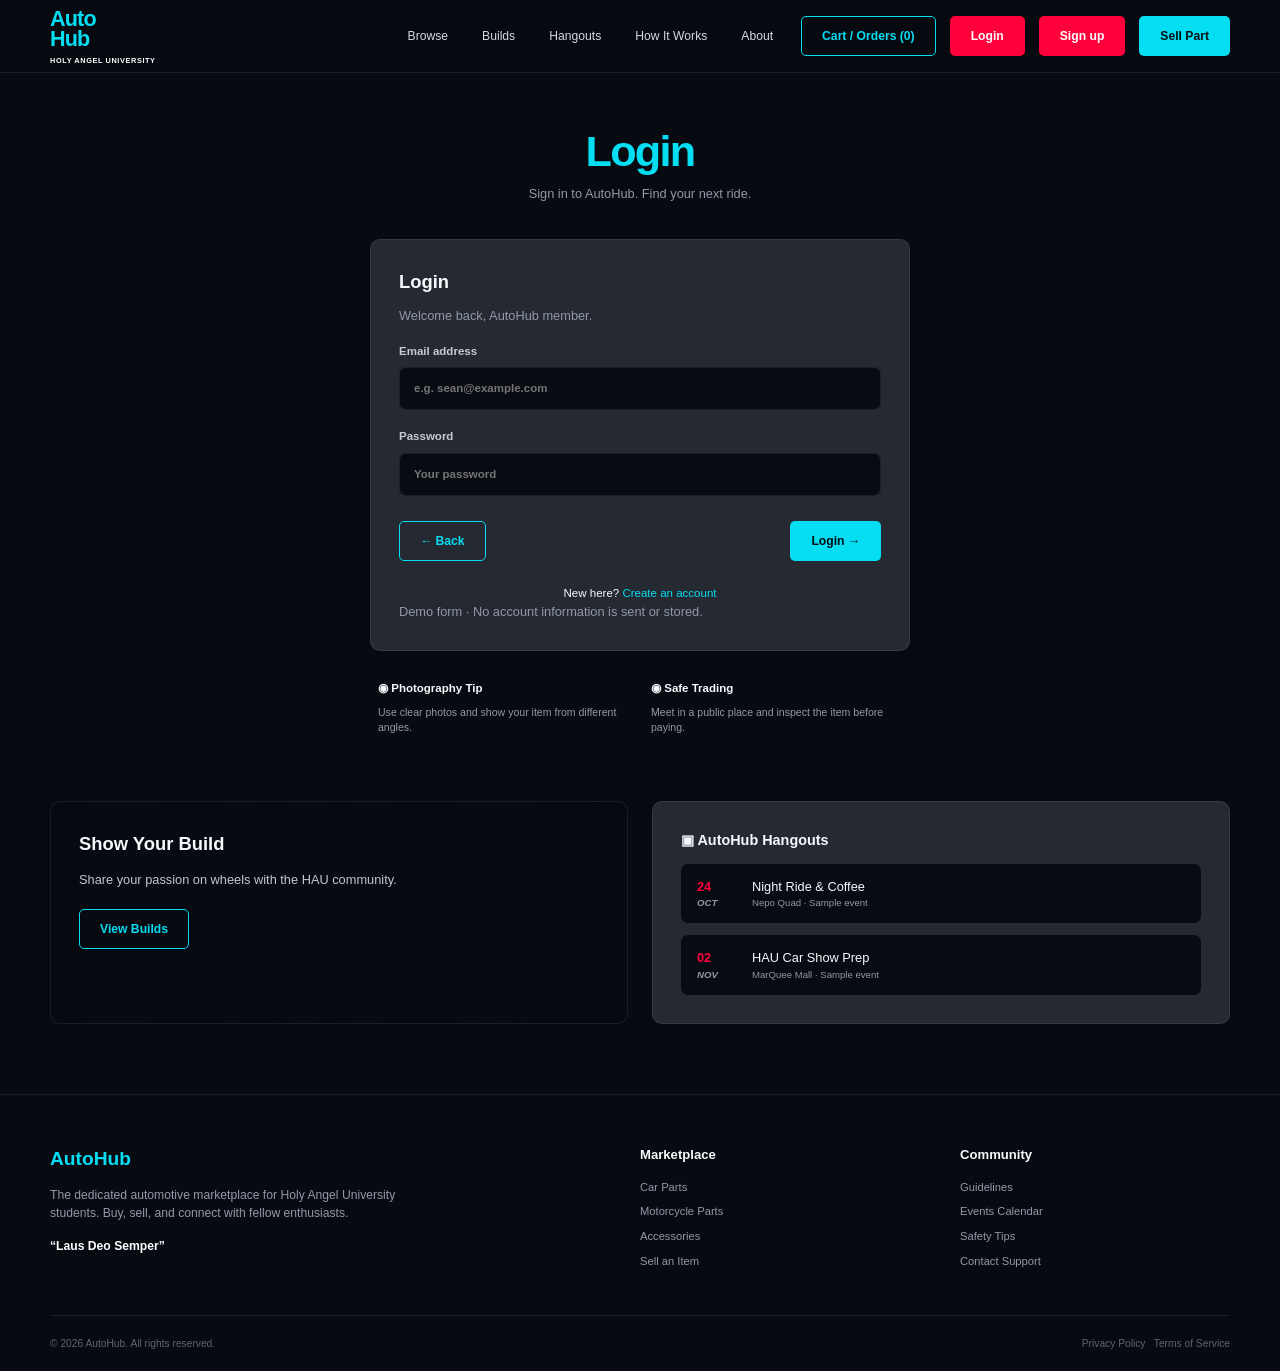
<file: login.html>
<!DOCTYPE html><html lang="en"><head><meta charset="UTF-8"><meta name="viewport" content="width=device-width, initial-scale=1"><title>Login | AutoHub</title><link rel="stylesheet" href="style.css"></head><body><header class="site-header">
    <nav class="nav container" aria-label="Main navigation">
      <a class="brand" href="index.html" aria-label="AutoHub home">
        Auto<br>Hub
        <small>HOLY ANGEL UNIVERSITY</small>
      </a>

      <div class="nav-links">
        <a href="browse.html">Browse</a>
        <a href="showcase.html">Builds</a>
        <a href="hangouts.html">Hangouts</a>
        <a href="index.html#how-it-works">How It Works</a>
        <a href="index.html#about">About</a>
      </div>

      <div class="nav-actions">
<a class="btn btn-outline" href="orders.html">Cart / Orders (<span class="cart-count">0</span>)</a>
        <a class="btn btn-red login-button" href="login.html">Login</a>
        <a class="btn btn-red" href="signup.html">Sign up</a>
        <a class="btn btn-cyan" href="sell.html">Sell Part</a>
      </div>
    </nav>
  </header><main class="inner-page container"><section class="form-section auth"><div class="heading"><h1><em>Login</em></h1><p>Sign in to AutoHub. Find your next ride.</p></div><form id="login-form" class="panel"><h2>Login</h2><p class="muted">Welcome back, AutoHub member.</p><label>Email address<input name="email" type="email" placeholder="e.g. sean@example.com"  required></label><label>Password<input name="password" type="password" placeholder="Your password" minlength="8" required></label><div class="form-actions"><a href="browse.html" class="btn btn-outline">← Back</a><button class="btn btn-cyan" type="submit">Login →</button></div><p class="center">New here? <a href="signup.html">Create an account</a></p><p class="muted">Demo form · No account information is sent or stored.</p></form><div class="tips"><div><b>◉ Photography Tip</b><p>Use clear photos and show your item from different angles.</p></div><div><b>◉ Safe Trading</b><p>Meet in a public place and inspect the item before paying.</p></div></div></section><section class="community"><div class="build-banner panel"><h2>Show Your Build</h2><p>Share your passion on wheels with the HAU community.</p><a class="btn btn-outline" href="showcase.html">View Builds</a></div><div class="panel"><h3>▣ AutoHub Hangouts</h3><a class="event" href="hangouts.html#nepo"><b>24 <em>OCT</em></b><span>Night Ride &amp; Coffee<small>Nepo Quad · Sample event</small></span></a><a class="event" href="hangouts.html#marquee"><b>02 <em>NOV</em></b><span>HAU Car Show Prep<small>MarQuee Mall · Sample event</small></span></a></div></section></main><footer id="about">
    <div class="container">
      <div class="footer-grid">
        <div class="footer-about">
          <h2>AutoHub</h2>
          <p>The dedicated automotive marketplace for Holy Angel University students. Buy, sell, and connect with fellow enthusiasts.</p>
          <p class="slogan">“Laus Deo Semper”</p>
        </div>
        <div class="footer-links">
          <h3>Marketplace</h3>
          <a href="browse.html?category=car">Car Parts</a>
          <a href="browse.html?category=moto">Motorcycle Parts</a>
          <a href="browse.html?category=accessories">Accessories</a>
          <a href="sell.html">Sell an Item</a>
        </div>
        <div class="footer-links">
          <h3>Community</h3>
          <a href="index.html#community">Guidelines</a>
          <a href="hangouts.html">Events Calendar</a>
          <a href="#">Safety Tips</a>
          <a href="#">Contact Support</a>
        </div>
      </div>
      <div class="copyright">
        <span>© 2026 AutoHub. All rights reserved.</span>
        <span>Privacy Policy &nbsp; Terms of Service</span>
      </div>
    </div>
  </footer><div id="toast" role="status" aria-live="polite"></div><script src="script.js"></script></body></html>
</file>
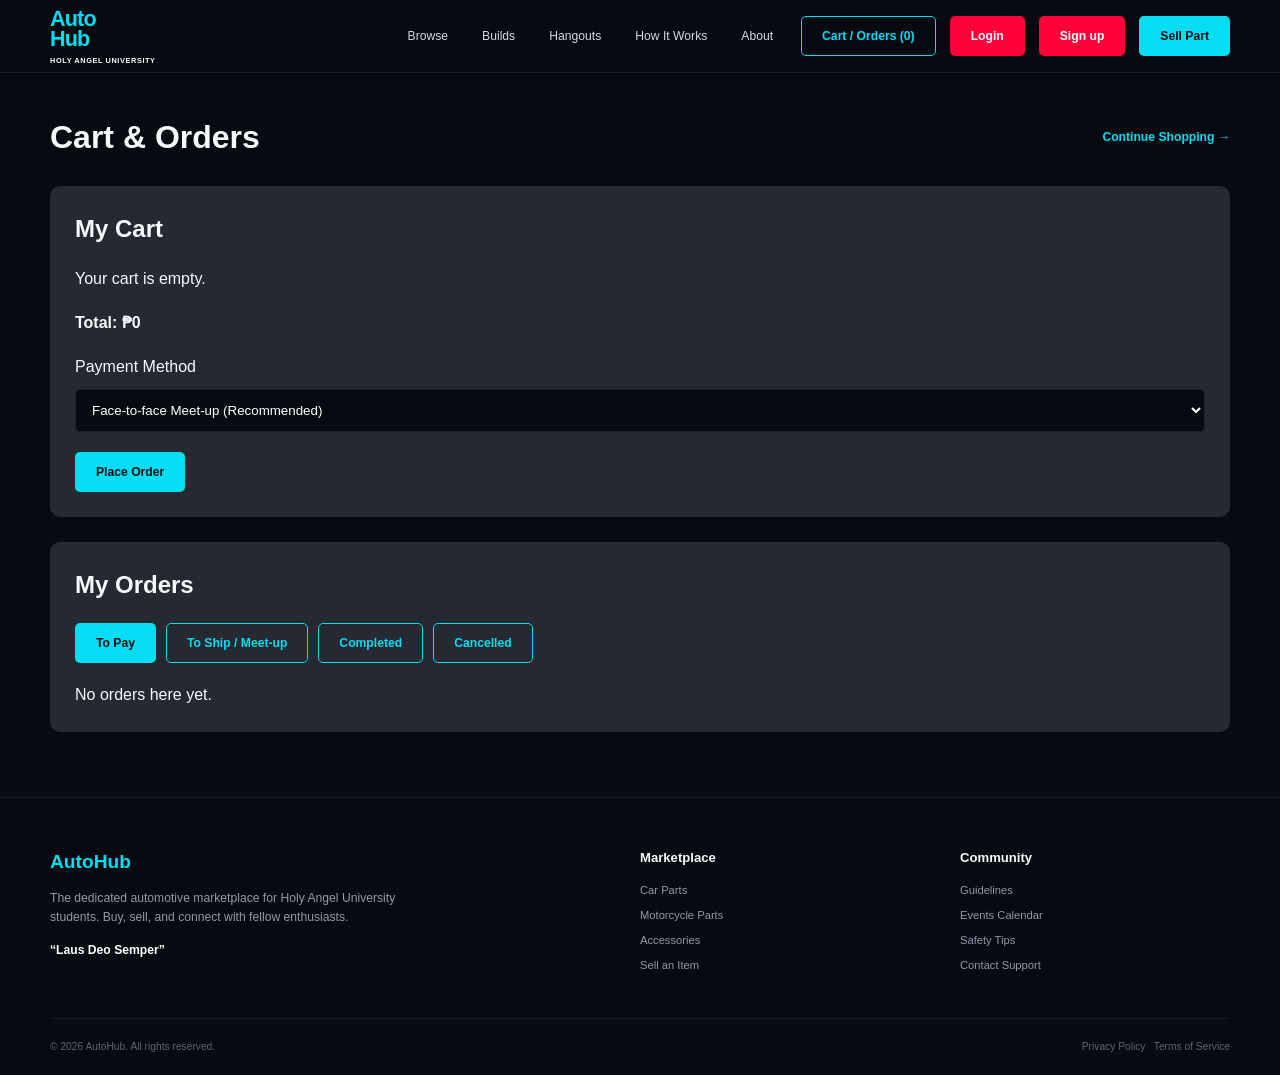
<file: orders.html>
<!DOCTYPE html>
<html lang="en">
<head>
<meta charset="UTF-8">
<meta name="viewport" content="width=device-width, initial-scale=1">
<title>Cart and Orders | AutoHub</title>
<link rel="stylesheet" href="style.css">
</head>
<body>
<header class="site-header">
    <nav class="nav container" aria-label="Main navigation">
      <a class="brand" href="index.html" aria-label="AutoHub home">
        Auto<br>Hub
        <small>HOLY ANGEL UNIVERSITY</small>
      </a>

      <div class="nav-links">
        <a href="browse.html">Browse</a>
        <a href="showcase.html">Builds</a>
        <a href="hangouts.html">Hangouts</a>
        <a href="index.html#how-it-works">How It Works</a>
        <a href="index.html#about">About</a>
      </div>

      <div class="nav-actions">
<a class="btn btn-outline" href="orders.html">Cart / Orders (<span class="cart-count">0</span>)</a>
        <a class="btn btn-red login-button" href="login.html">Login</a>
        <a class="btn btn-red" href="signup.html">Sign up</a>
        <a class="btn btn-cyan" href="sell.html">Sell Part</a>
      </div>
    </nav>
  </header>
<main class="container shopping-section">
  <div class="section-heading"><h1>Cart &amp; Orders</h1><a class="view-all" href="browse.html">Continue Shopping →</a></div>
  <section class="shopping-box" id="cart">
    <h2>My Cart</h2>
    <div id="cartItems"><p>Your cart is empty.</p></div>
    <p id="cartTotal">Total: ₱0</p>
    <label for="payment">Payment Method</label>
    <select class="payment-select" id="payment">
      <option value="Meet-up">Face-to-face Meet-up (Recommended)</option>
      <option value="COD">Cash on Delivery</option>
      <option value="Online Payment">Online Payment</option>
      <option value="Card">Credit / Debit Card</option>
    </select>
    <button class="btn btn-cyan" onclick="placeOrder()">Place Order</button>
  </section>
  <section class="shopping-box" id="orders">
    <h2>My Orders</h2>
    <div class="order-tabs">
      <button class="btn btn-cyan" data-order-status="To Pay" onclick="showOrders('To Pay')">To Pay</button>
      <button class="btn btn-outline" data-order-status="To Ship / Meet-up" onclick="showOrders('To Ship / Meet-up')">To Ship / Meet-up</button>
      <button class="btn btn-outline" data-order-status="Completed" onclick="showOrders('Completed')">Completed</button>
      <button class="btn btn-outline" data-order-status="Cancelled" onclick="showOrders('Cancelled')">Cancelled</button>
    </div>
    <div id="orderList"><p>No orders here yet.</p></div>
  </section>
</main>
<footer id="about">
    <div class="container">
      <div class="footer-grid">
        <div class="footer-about">
          <h2>AutoHub</h2>
          <p>The dedicated automotive marketplace for Holy Angel University students. Buy, sell, and connect with fellow enthusiasts.</p>
          <p class="slogan">“Laus Deo Semper”</p>
        </div>
        <div class="footer-links">
          <h3>Marketplace</h3>
          <a href="browse.html?category=car">Car Parts</a>
          <a href="browse.html?category=moto">Motorcycle Parts</a>
          <a href="browse.html?category=accessories">Accessories</a>
          <a href="sell.html">Sell an Item</a>
        </div>
        <div class="footer-links">
          <h3>Community</h3>
          <a href="index.html#community">Guidelines</a>
          <a href="hangouts.html">Events Calendar</a>
          <a href="#">Safety Tips</a>
          <a href="#">Contact Support</a>
        </div>
      </div>
      <div class="copyright">
        <span>© 2026 AutoHub. All rights reserved.</span>
        <span>Privacy Policy &nbsp; Terms of Service</span>
      </div>
    </div>
  </footer>
<script src="script.js"></script>
</body>
</html>
</file>
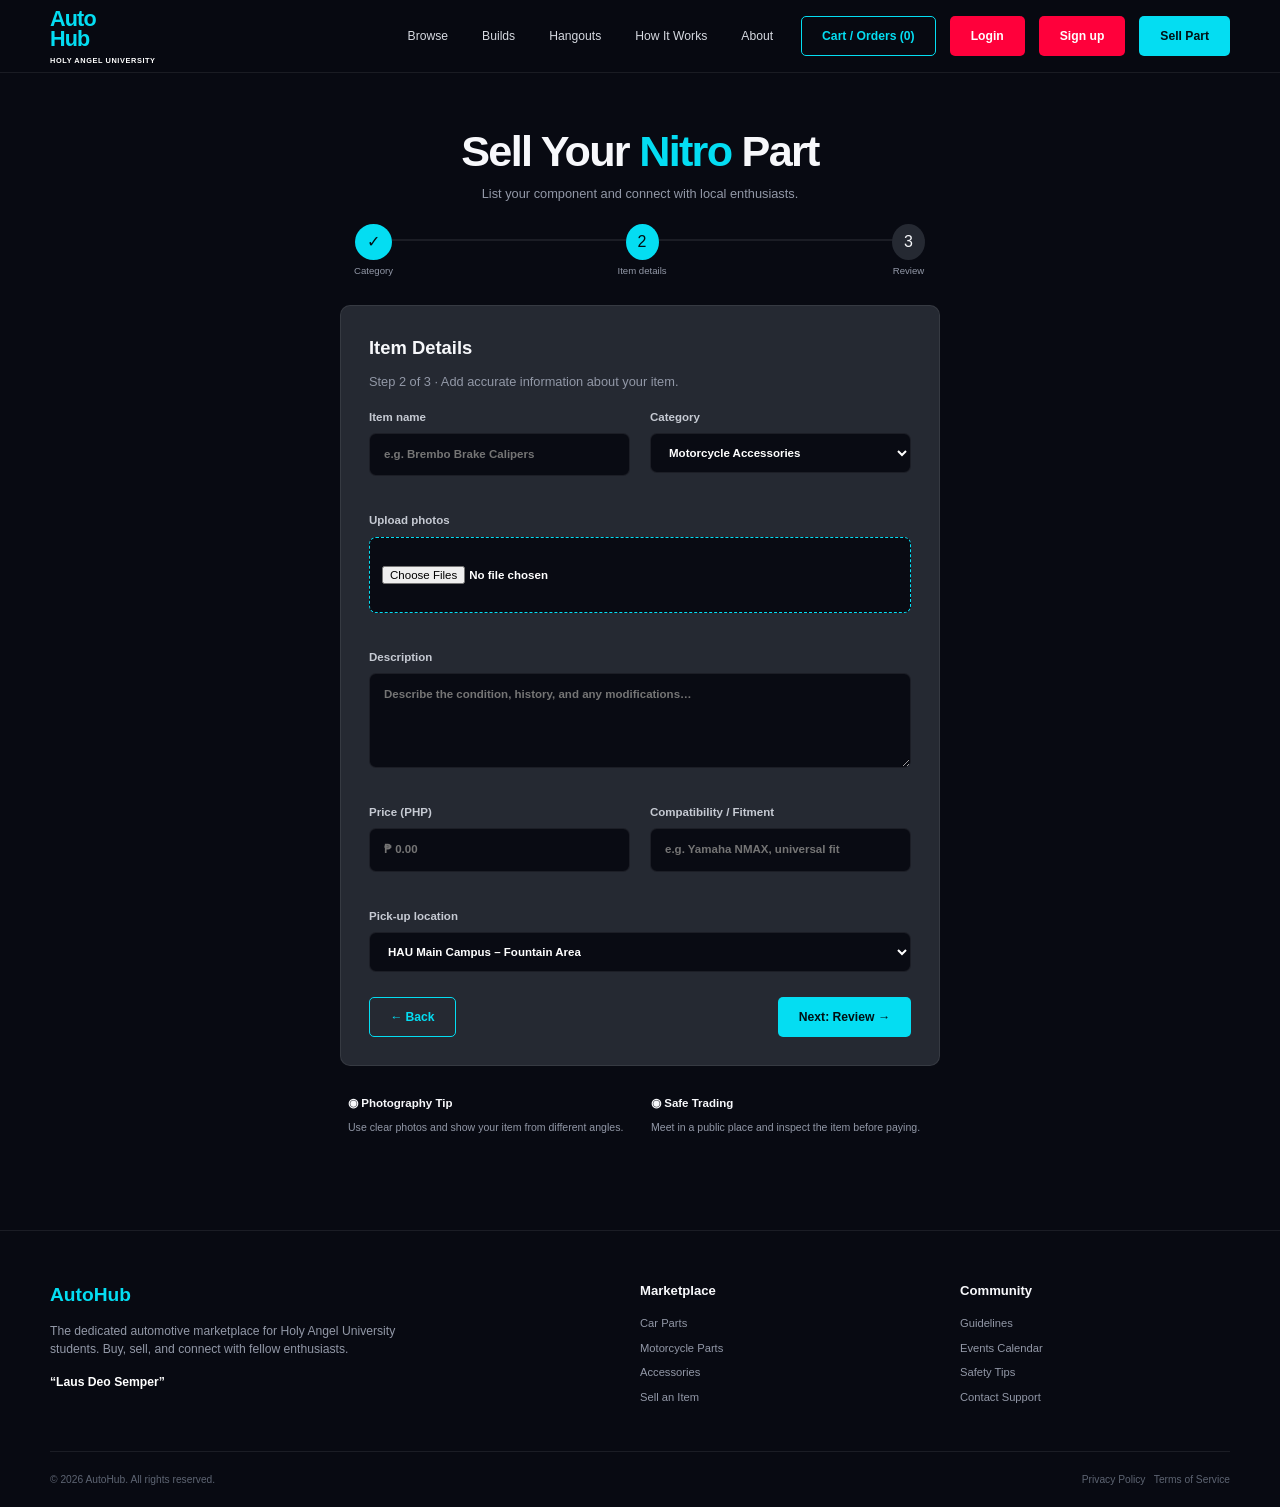
<file: sell.html>
<!DOCTYPE html><html lang="en"><head><meta charset="UTF-8"><meta name="viewport" content="width=device-width, initial-scale=1"><title>Sell your part | AutoHub</title><link rel="stylesheet" href="style.css"></head><body><header class="site-header">
    <nav class="nav container" aria-label="Main navigation">
      <a class="brand" href="index.html" aria-label="AutoHub home">
        Auto<br>Hub
        <small>HOLY ANGEL UNIVERSITY</small>
      </a>

      <div class="nav-links">
        <a href="browse.html">Browse</a>
        <a href="showcase.html">Builds</a>
        <a href="hangouts.html">Hangouts</a>
        <a href="index.html#how-it-works">How It Works</a>
        <a href="index.html#about">About</a>
      </div>

      <div class="nav-actions">
<a class="btn btn-outline" href="orders.html">Cart / Orders (<span class="cart-count">0</span>)</a>
        <a class="btn btn-red login-button" href="login.html">Login</a>
        <a class="btn btn-red" href="signup.html">Sign up</a>
        <a class="btn btn-cyan" href="sell.html">Sell Part</a>
      </div>
    </nav>
  </header><main class="inner-page container"><section class="form-section"><div class="heading"><h1>Sell Your <em>Nitro</em> Part</h1><p>List your component and connect with local enthusiasts.</p></div><div class="steps"><span class="current">✓<small>Category</small></span><span class="current">2<small>Item details</small></span><span>3<small>Review</small></span></div><form id="sell-form" class="panel"><h2>Item Details</h2><p class="muted">Step 2 of 3 · Add accurate information about your item.</p><div class="two"><label>Item name<input name="item" type="text" placeholder="e.g. Brembo Brake Calipers"  required></label><label>Category<select name="category"><option>Motorcycle Accessories</option><option>Motorcycle Components</option><option>Car Parts & Gear</option></select></label></div><label>Upload photos<input type="file" id="photos" name="photos" accept="image/*" multiple required></label><div id="previews"></div><label>Description<textarea name="description" rows="4" placeholder="Describe the condition, history, and any modifications…" required></textarea></label><div class="two"><label>Price (PHP)<input name="price" type="number" placeholder="₱ 0.00" min="1" step="0.01" required></label><label>Compatibility / Fitment<input name="fitment" type="text" placeholder="e.g. Yamaha NMAX, universal fit"  required></label></div><label>Pick-up location<select name="location"><option>HAU Main Campus – Fountain Area</option><option>Angeles City – Public meeting place</option></select></label><div class="form-actions"><a class="btn btn-outline" href="browse.html">← Back</a><button class="btn btn-cyan" type="submit">Next: Review →</button></div></form><div class="tips"><div><b>◉ Photography Tip</b><p>Use clear photos and show your item from different angles.</p></div><div><b>◉ Safe Trading</b><p>Meet in a public place and inspect the item before paying.</p></div></div></section><dialog id="review"><h2>Review your listing</h2><div id="review-content"></div><p class="muted">This is a front-end demonstration. Listings are not published.</p><button class="btn btn-cyan" id="close-review">Back to edit</button></dialog></main><footer id="about">
    <div class="container">
      <div class="footer-grid">
        <div class="footer-about">
          <h2>AutoHub</h2>
          <p>The dedicated automotive marketplace for Holy Angel University students. Buy, sell, and connect with fellow enthusiasts.</p>
          <p class="slogan">“Laus Deo Semper”</p>
        </div>
        <div class="footer-links">
          <h3>Marketplace</h3>
          <a href="browse.html?category=car">Car Parts</a>
          <a href="browse.html?category=moto">Motorcycle Parts</a>
          <a href="browse.html?category=accessories">Accessories</a>
          <a href="sell.html">Sell an Item</a>
        </div>
        <div class="footer-links">
          <h3>Community</h3>
          <a href="index.html#community">Guidelines</a>
          <a href="hangouts.html">Events Calendar</a>
          <a href="#">Safety Tips</a>
          <a href="#">Contact Support</a>
        </div>
      </div>
      <div class="copyright">
        <span>© 2026 AutoHub. All rights reserved.</span>
        <span>Privacy Policy &nbsp; Terms of Service</span>
      </div>
    </div>
  </footer><div id="toast" role="status" aria-live="polite"></div><script src="script.js"></script></body></html>
</file>
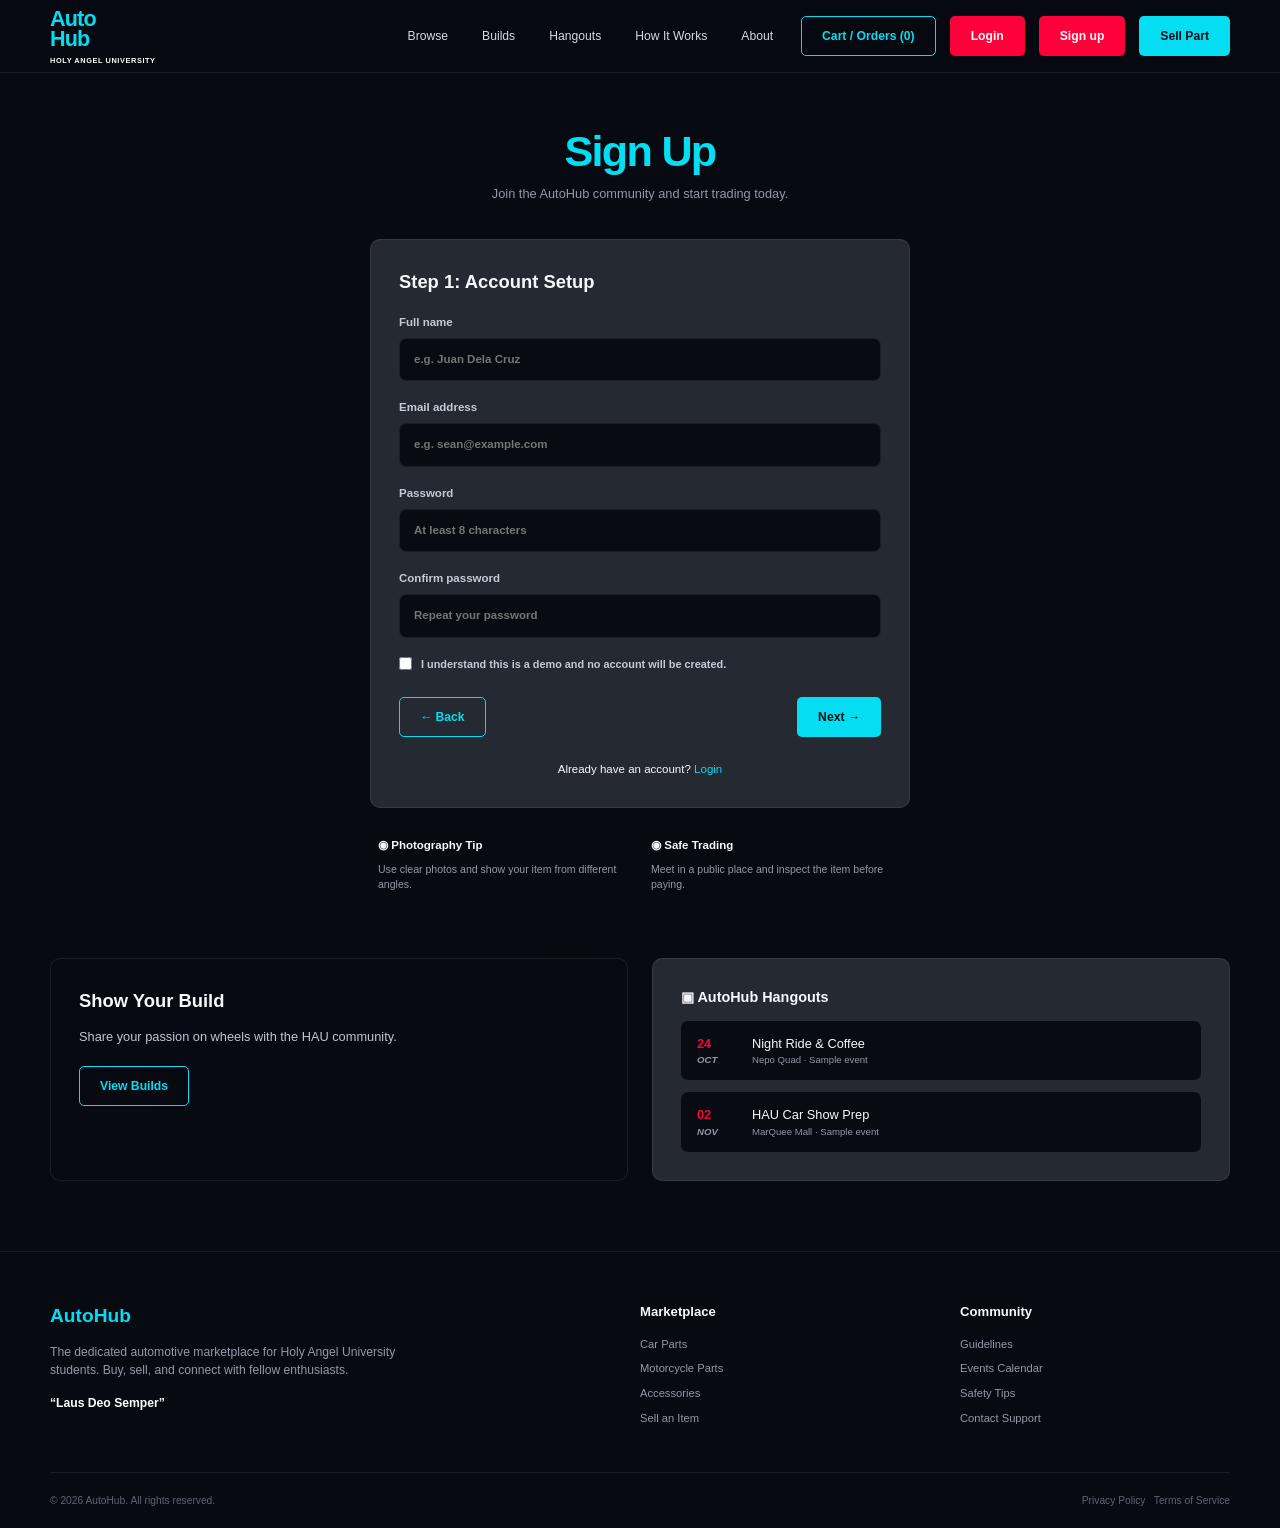
<file: signup.html>
<!DOCTYPE html><html lang="en"><head><meta charset="UTF-8"><meta name="viewport" content="width=device-width, initial-scale=1"><title>Sign up | AutoHub</title><link rel="stylesheet" href="style.css"></head><body><header class="site-header">
    <nav class="nav container" aria-label="Main navigation">
      <a class="brand" href="index.html" aria-label="AutoHub home">
        Auto<br>Hub
        <small>HOLY ANGEL UNIVERSITY</small>
      </a>

      <div class="nav-links">
        <a href="browse.html">Browse</a>
        <a href="showcase.html">Builds</a>
        <a href="hangouts.html">Hangouts</a>
        <a href="index.html#how-it-works">How It Works</a>
        <a href="index.html#about">About</a>
      </div>

      <div class="nav-actions">
<a class="btn btn-outline" href="orders.html">Cart / Orders (<span class="cart-count">0</span>)</a>
        <a class="btn btn-red login-button" href="login.html">Login</a>
        <a class="btn btn-red" href="signup.html">Sign up</a>
        <a class="btn btn-cyan" href="sell.html">Sell Part</a>
      </div>
    </nav>
  </header><main class="inner-page container"><section class="form-section auth"><div class="heading"><h1><em>Sign Up</em></h1><p>Join the AutoHub community and start trading today.</p></div><form id="signup-form" class="panel"><h2>Step 1: Account Setup</h2><label>Full name<input name="fullname" type="text" placeholder="e.g. Juan Dela Cruz"  required></label><label>Email address<input name="email" type="email" placeholder="e.g. sean@example.com"  required></label><label>Password<input name="password" type="password" placeholder="At least 8 characters" minlength="8" required></label><label>Confirm password<input name="confirm" type="password" placeholder="Repeat your password" minlength="8" required></label><label class="check"><input type="checkbox" required>I understand this is a demo and no account will be created.</label><div class="form-actions"><a href="browse.html" class="btn btn-outline">← Back</a><button class="btn btn-cyan" type="submit">Next →</button></div><p class="center">Already have an account? <a href="login.html">Login</a></p></form><div class="tips"><div><b>◉ Photography Tip</b><p>Use clear photos and show your item from different angles.</p></div><div><b>◉ Safe Trading</b><p>Meet in a public place and inspect the item before paying.</p></div></div></section><section class="community"><div class="build-banner panel"><h2>Show Your Build</h2><p>Share your passion on wheels with the HAU community.</p><a class="btn btn-outline" href="showcase.html">View Builds</a></div><div class="panel"><h3>▣ AutoHub Hangouts</h3><a class="event" href="hangouts.html#nepo"><b>24 <em>OCT</em></b><span>Night Ride &amp; Coffee<small>Nepo Quad · Sample event</small></span></a><a class="event" href="hangouts.html#marquee"><b>02 <em>NOV</em></b><span>HAU Car Show Prep<small>MarQuee Mall · Sample event</small></span></a></div></section></main><footer id="about">
    <div class="container">
      <div class="footer-grid">
        <div class="footer-about">
          <h2>AutoHub</h2>
          <p>The dedicated automotive marketplace for Holy Angel University students. Buy, sell, and connect with fellow enthusiasts.</p>
          <p class="slogan">“Laus Deo Semper”</p>
        </div>
        <div class="footer-links">
          <h3>Marketplace</h3>
          <a href="browse.html?category=car">Car Parts</a>
          <a href="browse.html?category=moto">Motorcycle Parts</a>
          <a href="browse.html?category=accessories">Accessories</a>
          <a href="sell.html">Sell an Item</a>
        </div>
        <div class="footer-links">
          <h3>Community</h3>
          <a href="index.html#community">Guidelines</a>
          <a href="hangouts.html">Events Calendar</a>
          <a href="#">Safety Tips</a>
          <a href="#">Contact Support</a>
        </div>
      </div>
      <div class="copyright">
        <span>© 2026 AutoHub. All rights reserved.</span>
        <span>Privacy Policy &nbsp; Terms of Service</span>
      </div>
    </div>
  </footer><div id="toast" role="status" aria-live="polite"></div><script src="script.js"></script></body></html>
</file>
<file: style.css>
:root {
  --bg: #080a12;
  --surface: #11141d;
  --card: #252932;
  --card-hover: #2d323d;
  --text: #f7f8fb;
  --muted: #9298a7;
  --cyan: #04ddf2;
  --red: #ff003b;
  --line: rgba(255, 255, 255, 0.08);
  --radius: 10px;
  --max-width: 1180px;
}

* {
  box-sizing: border-box;
  margin: 0;
  padding: 0;
}

html {
  scroll-behavior: smooth;
}

body {
  background: var(--bg);
  color: var(--text);
  font-family: Inter, Arial, Helvetica, sans-serif;
  line-height: 1.5;
}

button,
input {
  font: inherit;
}

button,
a {
  -webkit-tap-highlight-color: transparent;
}

a {
  color: inherit;
  text-decoration: none;
}

img {
  display: block;
  width: 100%;
}

.container {
  width: min(calc(100% - 40px), var(--max-width));
  margin-inline: auto;
}

.site-header {
  position: sticky;
  top: 0;
  z-index: 20;
  background: rgba(8, 10, 18, 0.94);
  border-bottom: 1px solid var(--line);
  backdrop-filter: blur(15px);
}

.nav {
  min-height: 72px;
  display: flex;
  align-items: center;
  justify-content: space-between;
  gap: 28px;
}

.brand {
  display: inline-flex;
  flex-direction: column;
  font-weight: 900;
  line-height: 0.95;
  color: var(--cyan);
  font-size: 1.35rem;
  letter-spacing: -0.04em;
}

.brand small {
  color: white;
  font-size: 0.46rem;
  margin-top: 7px;
  letter-spacing: 0.08em;
}

.nav-links {
  display: flex;
  align-items: center;
  gap: 34px;
  margin-left: auto;
  font-size: 0.76rem;
}

.nav-links a {
  color: #d6d9e1;
  transition: color 0.2s ease;
}

.nav-links a:hover {
  color: var(--cyan);
}

.nav-actions {
  display: flex;
  gap: 14px;
}

.btn {
  border: 1px solid transparent;
  border-radius: 5px;
  padding: 10px 20px;
  color: white;
  font-size: 0.76rem;
  font-weight: 800;
  cursor: pointer;
  transition: transform 0.2s ease, filter 0.2s ease, background 0.2s ease;
}

.btn:hover {
  transform: translateY(-2px);
  filter: brightness(1.08);
}

.btn-red {
  background: var(--red);
}

.btn-cyan {
  background: var(--cyan);
  color: #001014;
}

.btn-outline {
  border-color: var(--cyan);
  color: var(--cyan);
  background: transparent;
}

.hero {
  min-height: 515px;
  background:
    linear-gradient(90deg, rgba(8, 10, 18, 0.95), rgba(8, 10, 18, 0.65), rgba(8, 10, 18, 0.94)),
    linear-gradient(0deg, var(--bg) 0%, transparent 45%),
    url("https://images.unsplash.com/photo-1503376780353-7e6692767b70?auto=format&fit=crop&w=1800&q=88") center 43% / cover;
  display: grid;
  place-items: start center;
  text-align: center;
  padding-top: 72px;
}

.hero-content {
  width: min(660px, calc(100% - 32px));
}

.hero h1 {
  color: var(--cyan);
  font-size: clamp(2.4rem, 6vw, 4.5rem);
  line-height: 0.9;
  letter-spacing: -0.055em;
  font-weight: 950;
  text-wrap: balance;
}

.hero p {
  max-width: 580px;
  margin: 22px auto 25px;
  color: #c1c6d2;
  font-size: 0.98rem;
}

.search-box {
  display: flex;
  align-items: center;
  gap: 12px;
  padding: 7px 8px 7px 18px;
  background: rgba(37, 41, 50, 0.9);
  border: 1px solid var(--line);
  border-radius: 9px;
  box-shadow: 0 13px 30px rgba(0, 0, 0, 0.28);
}

.search-icon {
  color: var(--muted);
  font-size: 1rem;
}

.search-box input {
  min-width: 0;
  flex: 1;
  border: 0;
  outline: 0;
  color: white;
  background: transparent;
  font-size: 0.86rem;
}

.search-box input::placeholder {
  color: #747b89;
}

.search-box .btn {
  min-width: 105px;
}

.hero-actions {
  display: flex;
  justify-content: center;
  gap: 16px;
  margin-top: 26px;
}

.categories {
  margin-top: -40px;
  position: relative;
  z-index: 2;
  display: grid;
  grid-template-columns: repeat(4, 1fr);
  gap: 20px;
}

.category-card {
  min-height: 130px;
  display: grid;
  place-items: center;
  align-content: center;
  gap: 12px;
  border: 1px solid transparent;
  border-radius: var(--radius);
  background: var(--card);
  color: white;
  cursor: pointer;
  font-weight: 800;
  font-size: 0.82rem;
  transition: transform 0.2s ease, border-color 0.2s ease, background 0.2s ease;
}

.category-card:hover,
.category-card.active {
  transform: translateY(-4px);
  border-color: var(--cyan);
  background: var(--card-hover);
}

.category-icon {
  width: 49px;
  height: 49px;
  display: grid;
  place-items: center;
  border-radius: 50%;
  background: #090b13;
  color: var(--cyan);
  font-size: 1.45rem;
}

.category-card:nth-child(2) .category-icon {
  color: var(--red);
}

.products-section {
  padding: 90px 0 54px;
}

.section-heading {
  display: flex;
  justify-content: space-between;
  align-items: center;
  gap: 20px;
  margin-bottom: 25px;
}

.section-heading h2 {
  font-size: 1.45rem;
  letter-spacing: -0.03em;
}

.view-all {
  color: var(--cyan);
  font-size: 0.76rem;
  font-weight: 800;
  border: 0;
  background: transparent;
  cursor: pointer;
}

.product-grid {
  display: grid;
  grid-template-columns: repeat(4, 1fr);
  gap: 20px;
}

.product-card {
  overflow: hidden;
  border: 1px solid rgba(255, 0, 59, 0.9);
  border-radius: var(--radius);
  background: var(--card);
  transition: transform 0.25s ease, box-shadow 0.25s ease;
}

.product-card:hover {
  transform: translateY(-6px);
  box-shadow: 0 15px 35px rgba(0, 0, 0, 0.35);
}

.product-image-wrap {
  position: relative;
  aspect-ratio: 1 / 1;
  overflow: hidden;
  background: #111;
}

.product-image-wrap img {
  height: 100%;
  object-fit: cover;
  transition: transform 0.4s ease;
}

.product-card:hover img {
  transform: scale(1.05);
}

.tag {
  position: absolute;
  top: 10px;
  right: 10px;
  border-radius: 4px;
  padding: 4px 8px;
  background: rgba(0, 221, 242, 0.9);
  color: #001014;
  font-size: 0.6rem;
  font-weight: 900;
  text-transform: uppercase;
}

.product-info {
  padding: 16px;
}

.product-info h3 {
  white-space: nowrap;
  overflow: hidden;
  text-overflow: ellipsis;
  font-size: 0.85rem;
  margin-bottom: 7px;
}

.location {
  color: var(--muted);
  font-size: 0.67rem;
  margin-bottom: 14px;
}

.price-row {
  display: flex;
  align-items: center;
  justify-content: space-between;
  gap: 10px;
}

.price {
  font-size: 1rem;
  font-weight: 900;
}

.bookmark {
  width: 28px;
  height: 28px;
  border: 1px solid rgba(255, 255, 255, 0.16);
  border-radius: 50%;
  background: #151820;
  color: white;
  cursor: pointer;
}

.bookmark.saved {
  color: var(--cyan);
  border-color: var(--cyan);
}

.empty-state {
  display: none;
  padding: 40px;
  text-align: center;
  color: var(--muted);
  border: 1px dashed var(--line);
  border-radius: var(--radius);
}

.community-section {
  display: grid;
  grid-template-columns: 1fr 1fr;
  gap: 24px;
  padding: 18px 0 52px;
}

.build-card,
.hangouts {
  min-height: 245px;
  border-radius: var(--radius);
  overflow: hidden;
}

.build-card {
  position: relative;
  display: flex;
  align-items: flex-end;
  padding: 28px;
  background:
    linear-gradient(90deg, rgba(9, 11, 18, 0.93), rgba(9, 11, 18, 0.3)),
    url("https://images.unsplash.com/photo-1493238792000-8113da705763?auto=format&fit=crop&w=1200&q=85") center / cover;
}

.build-content {
  position: relative;
  z-index: 1;
  max-width: 350px;
}

.eyebrow {
  display: inline-block;
  margin-bottom: 14px;
  border: 1px solid var(--cyan);
  border-radius: 999px;
  padding: 4px 10px;
  color: var(--cyan);
  font-size: 0.61rem;
  font-weight: 900;
  text-transform: uppercase;
  letter-spacing: 0.08em;
}

.build-card h2 {
  font-size: 1.6rem;
  margin-bottom: 6px;
}

.build-card p {
  color: #c2c6d0;
  font-size: 0.78rem;
  margin-bottom: 18px;
}

.build-card .btn {
  background: white;
  color: #11131a;
  padding: 9px 16px;
}

.hangouts {
  padding: 24px;
  background: var(--card);
}

.hangouts h2 {
  display: flex;
  align-items: center;
  gap: 10px;
  margin-bottom: 17px;
  font-size: 1rem;
}

.hangouts h2 span {
  color: var(--red);
}

.event {
  display: grid;
  grid-template-columns: 50px 1fr auto;
  align-items: center;
  gap: 15px;
  padding: 13px 16px;
  background: #090b13;
  border-radius: 7px;
}

.event + .event {
  margin-top: 12px;
}

.event-date {
  color: var(--red);
  font-size: 1.05rem;
  font-weight: 900;
  text-align: center;
  line-height: 0.95;
}

.event-date small {
  display: block;
  margin-top: 5px;
  color: var(--muted);
  font-size: 0.52rem;
  letter-spacing: 0.1em;
}

.event:nth-child(3) .event-date {
  color: var(--cyan);
}

.event h3 {
  font-size: 0.82rem;
}

.event p {
  color: var(--muted);
  font-size: 0.63rem;
}

.event-arrow {
  color: var(--muted);
}

footer {
  border-top: 1px solid var(--line);
  padding: 50px 0 20px;
}

.footer-grid {
  display: grid;
  grid-template-columns: 2fr 1fr 1fr;
  gap: 50px;
  padding-bottom: 45px;
}

.footer-about h2 {
  color: var(--cyan);
  font-size: 1.2rem;
  margin-bottom: 12px;
}

.footer-about p {
  max-width: 360px;
  color: var(--muted);
  font-size: 0.76rem;
}

.footer-about .slogan {
  margin-top: 15px;
  color: white;
  font-weight: 800;
}

.footer-links h3 {
  font-size: 0.82rem;
  margin-bottom: 14px;
}

.footer-links a {
  display: block;
  width: fit-content;
  color: var(--muted);
  font-size: 0.7rem;
  margin-top: 8px;
}

.footer-links a:hover {
  color: var(--cyan);
}

.copyright {
  display: flex;
  justify-content: space-between;
  gap: 30px;
  padding-top: 20px;
  border-top: 1px solid var(--line);
  color: #5d6472;
  font-size: 0.64rem;
}

.modal {
  position: fixed;
  inset: 0;
  z-index: 50;
  display: none;
  place-items: center;
  padding: 20px;
  background: rgba(0, 0, 0, 0.78);
  backdrop-filter: blur(8px);
}

.modal.open {
  display: grid;
}

.modal-card {
  width: min(420px, 100%);
  position: relative;
  border: 1px solid var(--line);
  border-radius: 14px;
  padding: 32px;
  background: var(--surface);
  box-shadow: 0 24px 70px rgba(0, 0, 0, 0.5);
}

.modal-card h2 {
  margin-bottom: 8px;
}

.modal-card p {
  color: var(--muted);
  margin-bottom: 22px;
  font-size: 0.85rem;
}

.close-modal {
  position: absolute;
  top: 14px;
  right: 14px;
  width: 32px;
  height: 32px;
  border: 0;
  border-radius: 50%;
  background: var(--card);
  color: white;
  cursor: pointer;
}

.form-field {
  margin-bottom: 14px;
}

.form-field label {
  display: block;
  margin-bottom: 6px;
  color: #c6cad3;
  font-size: 0.72rem;
  font-weight: 700;
}

.form-field input {
  width: 100%;
  border: 1px solid var(--line);
  border-radius: 7px;
  padding: 12px 14px;
  outline: none;
  background: #090b13;
  color: white;
}

.form-field input:focus {
  border-color: var(--cyan);
}

.modal-card .btn {
  width: 100%;
  margin-top: 6px;
}

@media (max-width: 850px) {
  .nav-links {
    display: none;
  }

  .categories,
  .product-grid {
    grid-template-columns: repeat(2, 1fr);
  }

  .community-section {
    grid-template-columns: 1fr;
  }
}

@media (max-width: 560px) {
  .container {
    width: min(calc(100% - 24px), var(--max-width));
  }

  .nav {
    min-height: 64px;
  }

  .nav-actions {
    gap: 7px;
  }

  .nav-actions .btn {
    padding: 8px 11px;
    font-size: 0.65rem;
  }

  .nav-actions .login-button {
    display: none;
  }

  .hero {
    min-height: 470px;
    padding-top: 60px;
  }

  .hero h1 {
    font-size: 2.65rem;
  }

  .hero p {
    font-size: 0.84rem;
  }

  .search-box {
    padding-left: 13px;
  }

  .search-box .btn {
    min-width: auto;
    padding-inline: 14px;
  }

  .hero-actions {
    align-items: stretch;
  }

  .hero-actions .btn {
    flex: 1;
    padding-inline: 10px;
  }

  .categories {
    gap: 10px;
  }

  .category-card {
    min-height: 105px;
  }

  .products-section {
    padding-top: 65px;
  }

  .product-grid {
    gap: 11px;
  }

  .product-info {
    padding: 12px;
  }

  .product-info h3 {
    font-size: 0.75rem;
  }

  .price {
    font-size: 0.86rem;
  }

  .build-card,
  .hangouts {
    min-height: auto;
  }

  .event {
    grid-template-columns: 40px 1fr;
  }

  .event-arrow {
    display: none;
  }

  .footer-grid {
    grid-template-columns: 1fr 1fr;
    gap: 30px;
  }

  .footer-about {
    grid-column: 1 / -1;
  }

  .copyright {
    flex-direction: column;
    gap: 8px;
  }
}

/* Additional pages: use the original AutoHub colors, cards and buttons. */
.btn{display:inline-flex;align-items:center;justify-content:center}a:focus-visible,button:focus-visible,input:focus-visible,select:focus-visible,textarea:focus-visible{outline:2px solid var(--cyan);outline-offset:4px}.nav-links a[aria-current=page]{color:var(--cyan)}.inner-page{padding-block:46px 70px;min-height:75vh}.heading{text-align:center;margin-bottom:36px}.heading h1{font-size:clamp(1.8rem,4vw,2.7rem);letter-spacing:-.04em}.heading em{color:var(--cyan);font-style:normal}.heading p,.muted{color:var(--muted);font-size:.8rem}.heading .btn{margin-top:20px}.market{display:grid;grid-template-columns:230px 1fr;gap:24px}.panel{background:var(--card);padding:28px;border:1px solid var(--line);border-radius:var(--radius)}.panel h2{font-size:1.15rem;margin-bottom:10px}.panel h3{font-size:.9rem}.filters{align-self:start;padding:22px}.row,.toolbar,.form-actions{display:flex;justify-content:space-between;align-items:center;gap:12px}.text-button{border:0;background:none;color:var(--cyan);cursor:pointer;font-size:.7rem}.filters h4{font-size:.72rem;margin:25px 0 12px;color:#c6cad3}.inner-page label{display:block;font-size:.72rem;font-weight:700;color:#c6cad3;margin:18px 0}.inner-page input,.inner-page select,.inner-page textarea{display:block;width:100%;min-width:0;margin-top:7px;border:1px solid var(--line);border-radius:7px;padding:12px 14px;background:#090b13;color:white;font:inherit}.inner-page textarea{resize:vertical}.inner-page .check{display:flex;align-items:center;gap:9px;font-size:.68rem}.inner-page .check input{width:auto;margin:0;accent-color:var(--cyan)}.toolbar{background:var(--card);padding:12px;border-radius:var(--radius);margin-bottom:22px}.toolbar input{margin:0;flex:1}.toolbar label{display:flex;gap:8px;align-items:center;margin:0;white-space:nowrap}.toolbar select{margin:0}.grid{display:grid;gap:20px}.parts{grid-template-columns:repeat(3,minmax(0,1fr))}.cars{grid-template-columns:repeat(4,minmax(0,1fr))}.inner-page .product-info>p{color:var(--muted);font-size:.65rem;margin-bottom:8px}.inner-page .price-row{margin-top:16px}.tag.red{background:var(--red);color:white}.form-section{max-width:600px;margin:auto}.auth{max-width:540px}.two{display:grid;grid-template-columns:1fr 1fr;gap:20px}.form-actions{margin-top:25px}.center{text-align:center;font-size:.72rem;margin-top:24px}.center a{color:var(--cyan)}.tips{display:grid;grid-template-columns:1fr 1fr;gap:22px;margin:24px 8px}.tips b{font-size:.72rem}.tips p{color:var(--muted);font-size:.66rem;margin-top:6px}.steps{display:flex;justify-content:space-between;margin:35px 15px 45px;border-top:2px solid var(--line)}.steps>span{background:var(--card);padding:6px 12px;border-radius:50%;margin-top:-17px;position:relative}.steps .current{background:var(--cyan);color:#001014}.steps small{position:absolute;top:40px;left:50%;transform:translateX(-50%);white-space:nowrap;font-size:.6rem;color:var(--muted)}.community{display:grid;grid-template-columns:1fr 1fr;gap:24px;margin-top:65px}.build-banner{background:linear-gradient(90deg,#080a12ed,#080a1280),url('https://images.unsplash.com/photo-1493238792000-8113da705763?auto=format&fit=crop&w=1200&q=85') center/cover}.build-banner p{color:#c2c6d0;font-size:.8rem;margin:12px 0 20px}.inner-page .event{margin-top:12px;grid-template-columns:40px 1fr;font-size:.8rem}.inner-page .event b{color:var(--red)}.inner-page .event em,.inner-page .event small{display:block;font-size:.6rem;color:var(--muted)}.build-filters{display:grid;grid-template-columns:repeat(3,1fr);gap:20px;margin-bottom:22px}.pagination{display:flex;justify-content:center;align-items:center;gap:15px;padding-top:30px}.page.active{background:var(--cyan);color:#001014;padding:5px 12px;border-radius:5px}#photos{border:1px dashed var(--cyan);padding:28px 12px}#previews{display:flex;gap:10px;flex-wrap:wrap}#previews img{width:70px;height:70px;object-fit:cover;border-radius:7px}#toast{position:fixed;bottom:24px;left:50%;transform:translateX(-50%);z-index:100;background:var(--cyan);color:#001014;padding:15px 22px;border-radius:var(--radius);display:none;max-width:90vw;width:max-content;font-size:.85rem}dialog{margin:auto;width:min(560px,90vw);max-height:85vh;overflow:auto;padding:28px;border:1px solid var(--line);border-radius:var(--radius);background:var(--surface);color:var(--text)}dialog::backdrop{background:#000b;backdrop-filter:blur(5px)}dialog p{margin:12px 0;overflow-wrap:anywhere}.how-section{padding-block:20px 60px;scroll-margin-top:100px}.how-grid{display:grid;grid-template-columns:repeat(3,1fr);gap:24px;margin-top:24px}.how-grid article{background:var(--surface);padding:24px;border-radius:var(--radius)}.how-grid h3{font-size:.95rem;margin-bottom:10px}.how-grid p{font-size:.8rem;color:var(--muted)}[hidden]{display:none!important}
@media(max-width:1100px){.nav{gap:16px}.nav-links{gap:18px}.nav-actions{gap:8px}.nav-actions .btn{padding-inline:12px}.parts{grid-template-columns:repeat(2,minmax(0,1fr))}}
@media(max-width:850px){.nav{flex-wrap:wrap;padding-block:14px}.nav-links{display:flex;order:3;width:100%;justify-content:center;margin-left:0}.cars{grid-template-columns:repeat(2,minmax(0,1fr))}.community{grid-template-columns:1fr}.market{grid-template-columns:190px 1fr}.toolbar{flex-wrap:wrap}.how-grid{grid-template-columns:1fr}}
@media(max-width:560px){.nav-actions .login-button{display:inline-flex}.nav{gap:14px}.nav-actions .btn{padding:8px}.nav-links{font-size:.7rem;gap:20px}.market{display:block}.filters{margin-bottom:22px}.inner-page{padding-top:30px}.two,.build-filters{grid-template-columns:1fr;gap:0}.grid{gap:11px}.panel{padding:20px}.tips{gap:16px}.toolbar input{flex-basis:100%}.inner-page .product-info h3{white-space:normal}.inner-page .product-info{padding:12px}}

/* Simple cart and order page */
.shopping-section { padding: 40px 0; min-height: 70vh; }
.shopping-box { background: var(--card); border-radius: 10px; padding: 25px; margin-bottom: 25px; }
.shopping-box h2 { margin-bottom: 20px; }
.shopping-item { padding: 15px 0; border-bottom: 1px solid var(--line); }
.shopping-item p { margin-bottom: 10px; }
.shopping-item .btn { margin: 5px 5px 5px 0; }
.cart-button { width: calc(100% - 32px); margin: 0 16px 16px; }
.order-tabs { display: flex; flex-wrap: wrap; gap: 10px; margin-bottom: 20px; }
.payment-select { display: block; width: 100%; padding: 12px; margin: 10px 0 20px; background: var(--bg); color: white; border: 1px solid var(--line); border-radius: 5px; }
#cartTotal { margin: 20px 0; font-weight: bold; }
@media(max-width:1100px) { .nav { flex-wrap: wrap; padding-block: 14px; } .nav-links { order: 3; width: 100%; justify-content: center; margin-left: 0; } }
@media(max-width:560px) { .nav-actions { flex-wrap: wrap; justify-content: flex-end; flex: 1; } .shopping-box { padding: 18px; } .shopping-section .section-heading { align-items: flex-start; flex-direction: column; } }

/* AutoHub Hangouts */
.hangouts-page { padding-block: 48px 60px; }
.hangout-heading { text-align: center; margin-bottom: 26px; }
.hangout-heading h1 { font-size: clamp(2rem,5vw,3.6rem); letter-spacing: -.05em; margin-bottom: 12px; }
.hangout-heading h1 span { color: var(--cyan); }
.hangout-heading p { color: #c1c6d2; }
.hangout-demo-note { color: var(--muted); font-size: .76rem; text-align: center; margin-bottom: 28px; }
.hangout-grid { display: grid; grid-template-columns: repeat(3,minmax(0,1fr)); gap: 22px; }
.hangout-card { background: var(--card); border: 1px solid var(--red); border-radius: var(--radius); padding: 24px; display: flex; flex-direction: column; scroll-margin-top: 150px; }
.hangout-card:target { outline: 2px solid var(--cyan); outline-offset: 4px; }
.hangout-card-top { display: flex; justify-content: space-between; align-items: center; gap: 12px; margin-bottom: 24px; }
.hangout-card-top .event-date { font-size: 1.8rem; background: var(--bg); padding: 12px; border-radius: 8px; }
.hangout-card-top .eyebrow { margin: 0; font-size: .55rem; }
.hangout-card h2 { font-size: 1.25rem; margin-bottom: 12px; }
.hangout-description { color: #c1c6d2; font-size: .82rem; margin-bottom: 22px; }
.hangout-card dl { display: grid; grid-template-columns: 45px 1fr; gap: 10px; font-size: .75rem; margin-top: auto; margin-bottom: 24px; }
.hangout-card dt { color: var(--muted); }
.hangout-card dd { margin: 0; }
.hangout-card-actions { display: flex; flex-wrap: wrap; gap: 8px; }
.hangout-card-actions .btn { flex: 1; padding: 10px; white-space: nowrap; }
.hangout-map-panel { margin-top: 36px; border: 1px solid var(--line); border-radius: var(--radius); overflow: hidden; background: var(--surface); scroll-margin-top: 150px; }
.hangout-map-header { display: flex; justify-content: space-between; align-items: center; flex-wrap: wrap; gap: 24px; padding: 26px; }
.hangout-map-header .eyebrow { margin-bottom: 10px; }
.hangout-map-header h2 { font-size: 1.5rem; margin-bottom: 6px; }
.hangout-map-header p, .hangout-map-header label { color: var(--muted); font-size: .78rem; }
.hangout-map-header label { display: block; margin-bottom: 8px; }
.hangout-map-header select { background: var(--card); border: 1px solid var(--line); color: white; padding: 12px; border-radius: 5px; min-width: 220px; font: inherit; font-size: .85rem; }
#hangoutMap { display: block; width: 100%; height: 410px; border: 0; background: #e9e9e9; }
.hangout-map-footer { padding: 20px 26px; display: flex; align-items: center; justify-content: space-between; gap: 24px; flex-wrap: wrap; }
.hangout-map-footer p { color: var(--muted); font-size: .75rem; max-width: 500px; }
.hangout-interest-note { padding-top: 24px; color: var(--muted); font-size: .78rem; }
.hangout-preview-note { color: var(--muted); font-size: .65rem; margin-bottom: 12px; }
.hangout-preview-note a { color: var(--cyan); }
@media(max-width:950px) { .hangout-grid { grid-template-columns: 1fr; } .hangout-card { padding: 24px; } }
@media(max-width:560px) { .nav-links { flex-wrap: wrap; gap: 10px 16px; } .hangout-map-header, .hangout-map-footer { padding: 20px; } .hangout-map-header>div, .hangout-map-header select { width: 100%; min-width: 0; } #hangoutMap { height: 320px; } }
</file>
